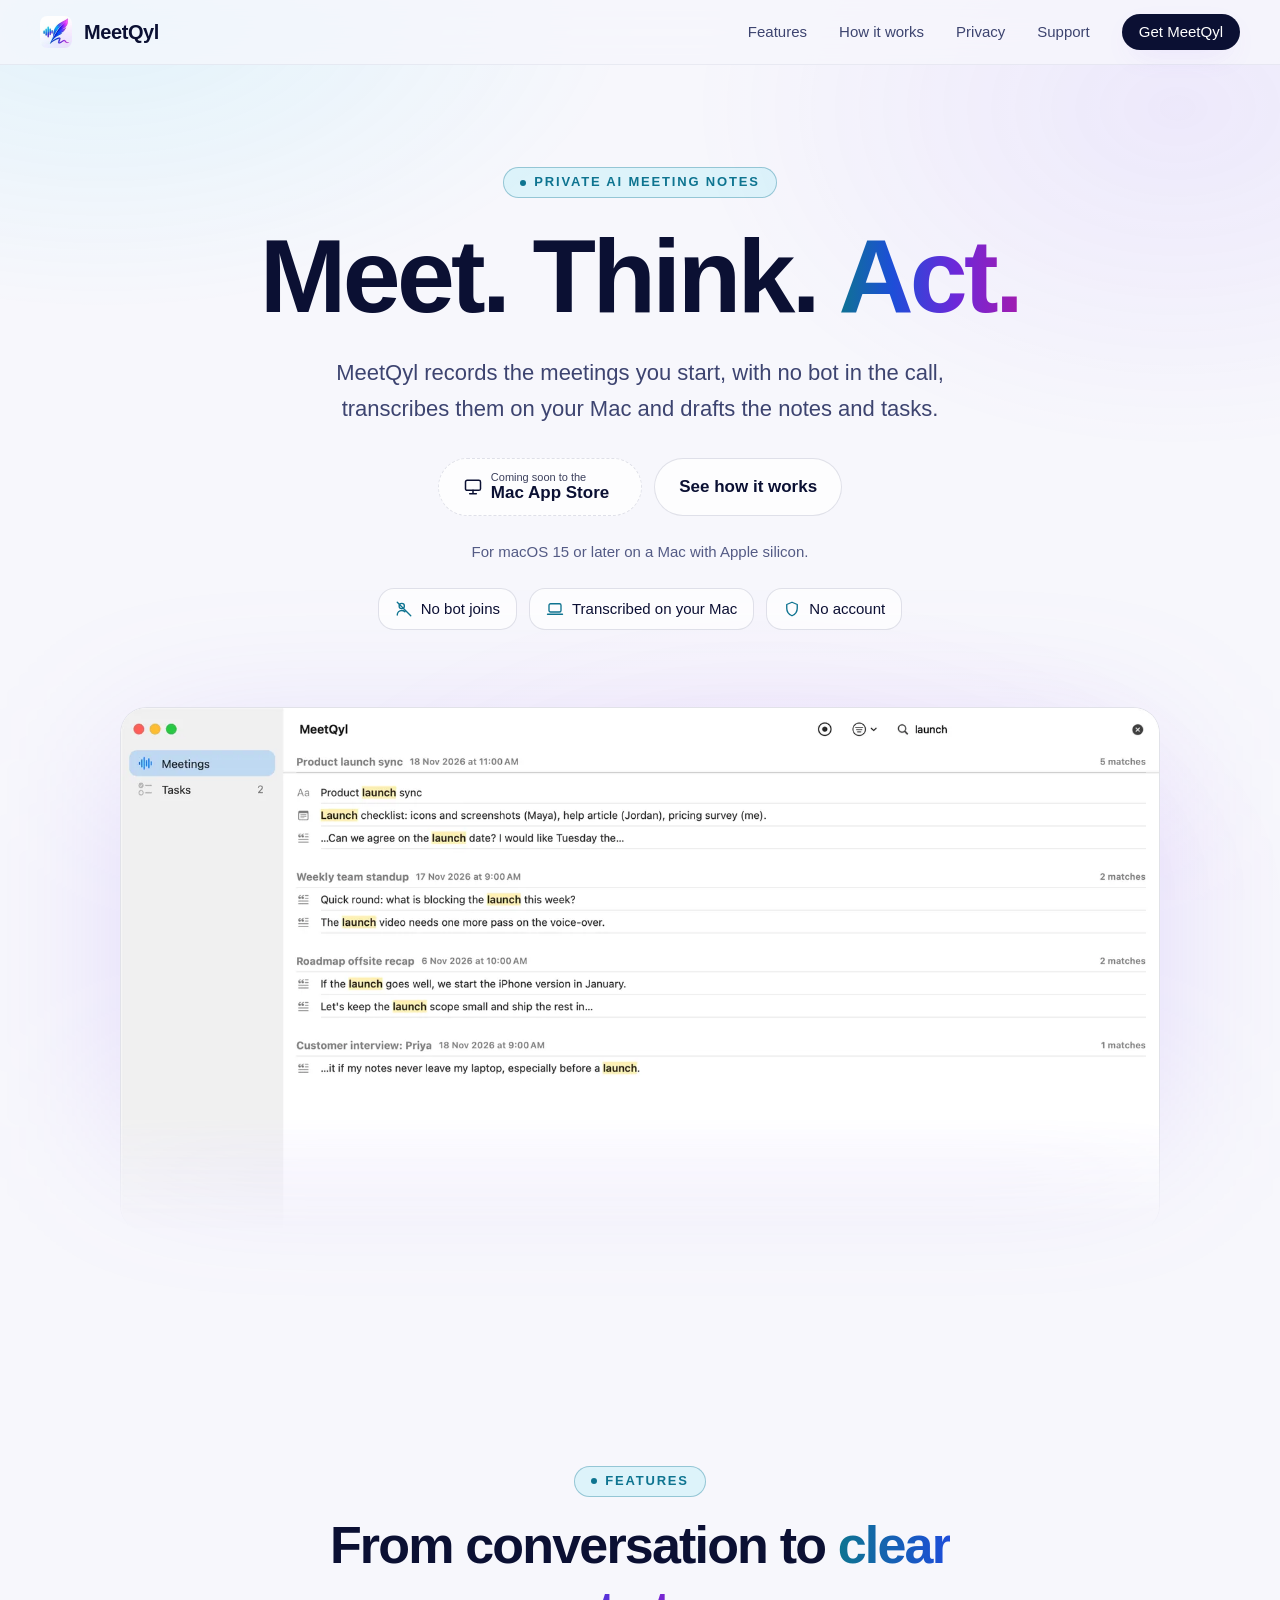
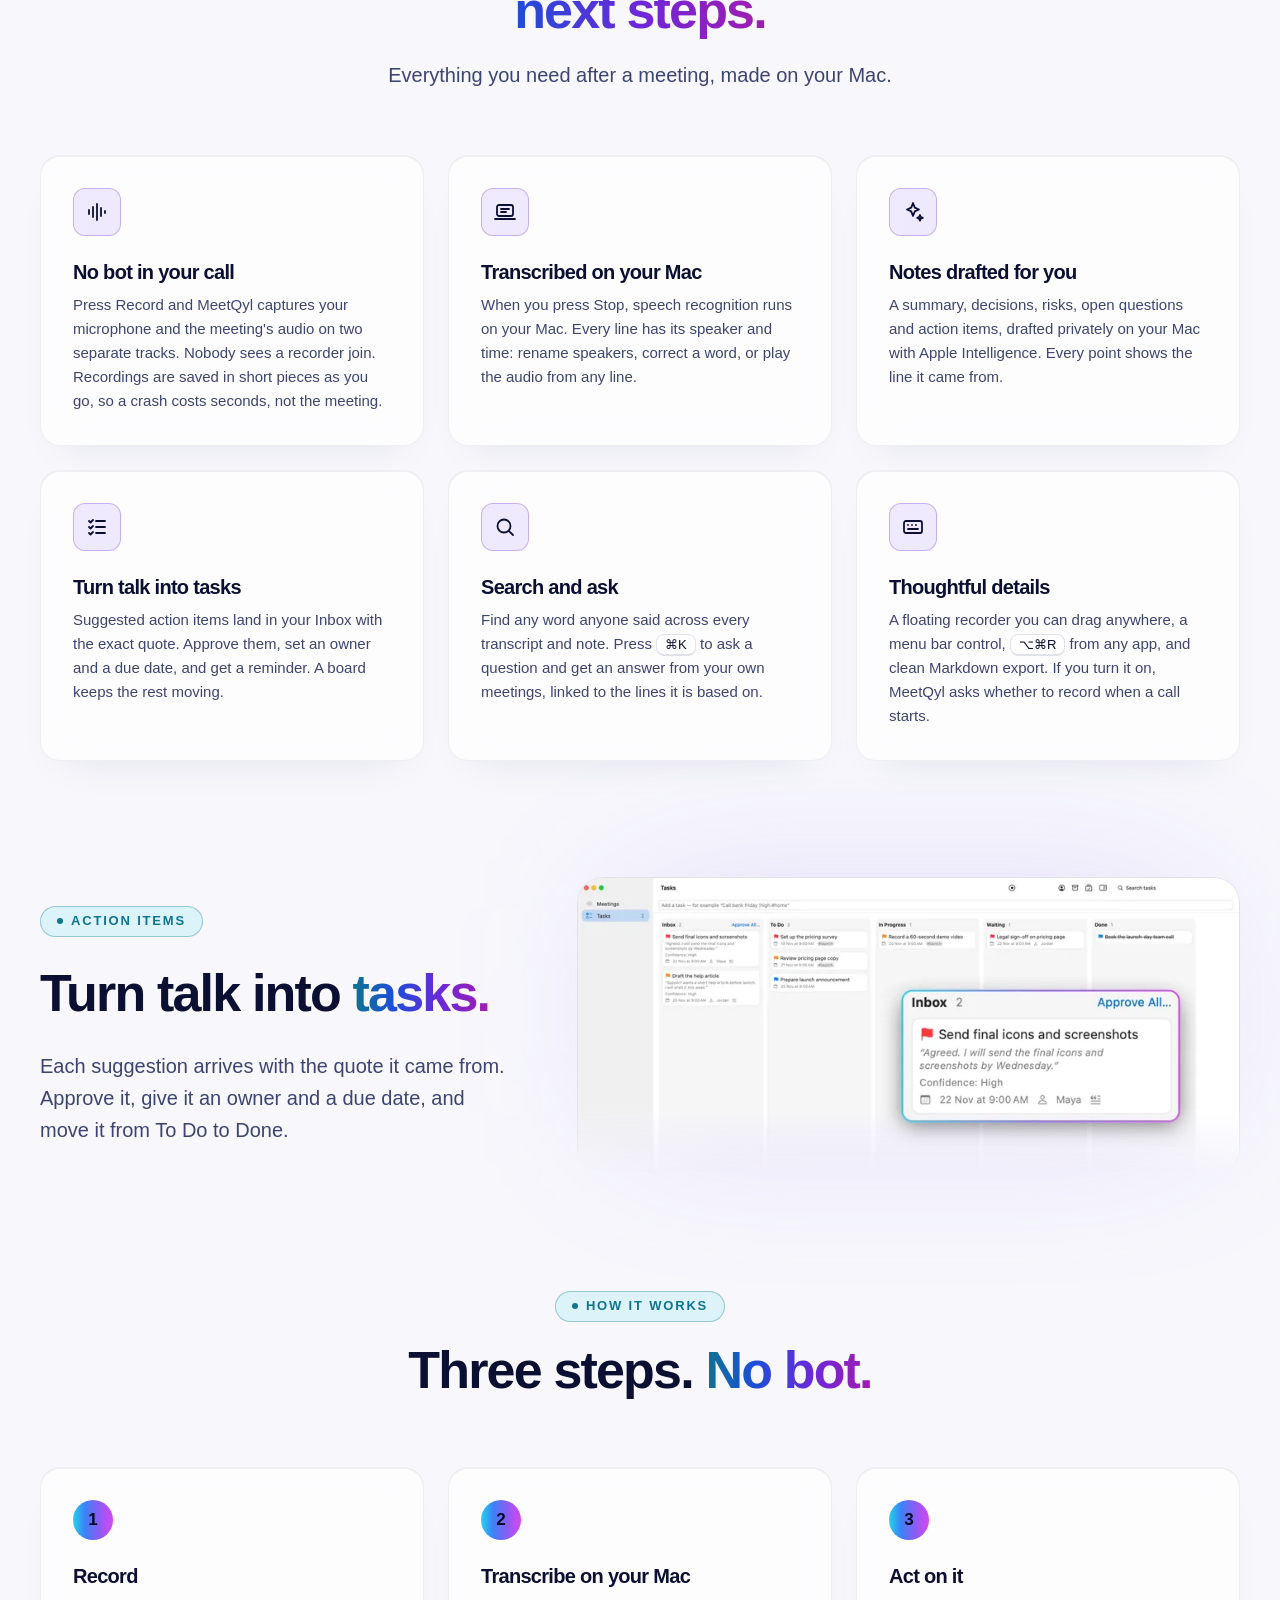
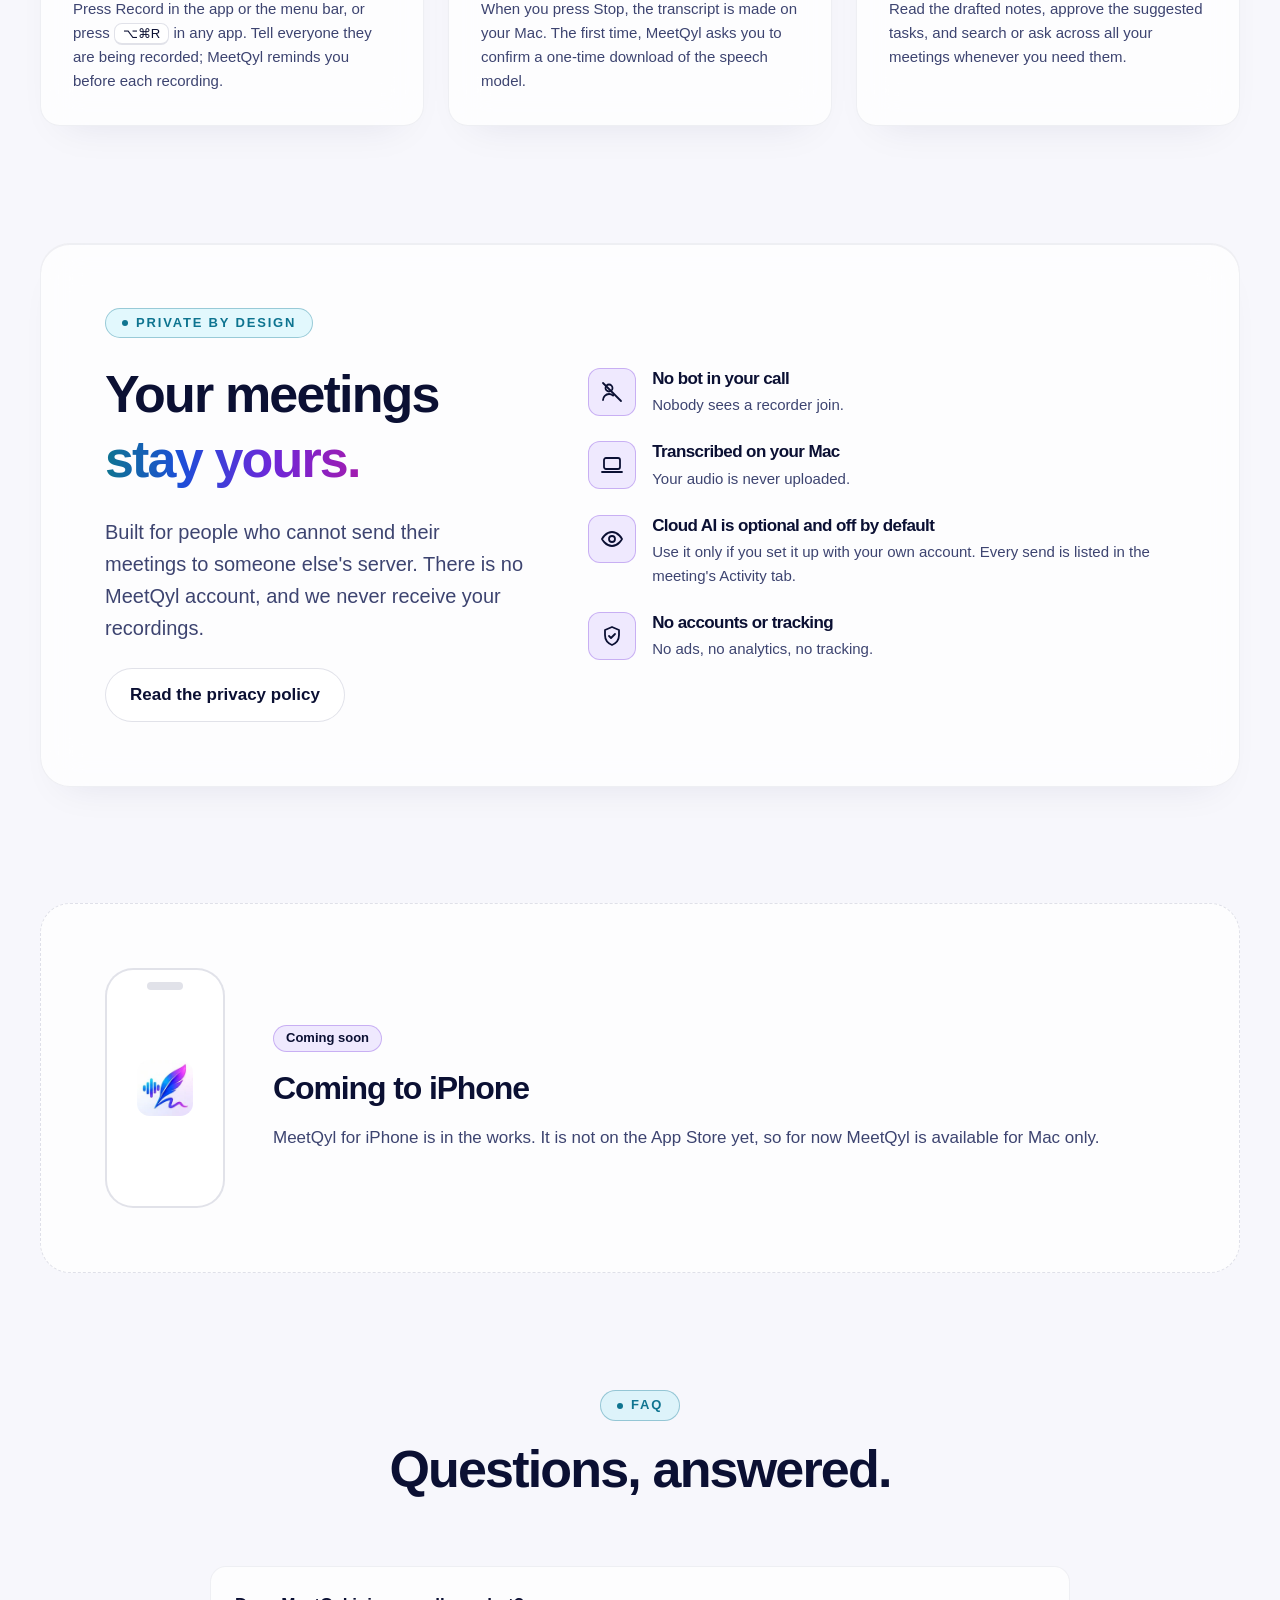
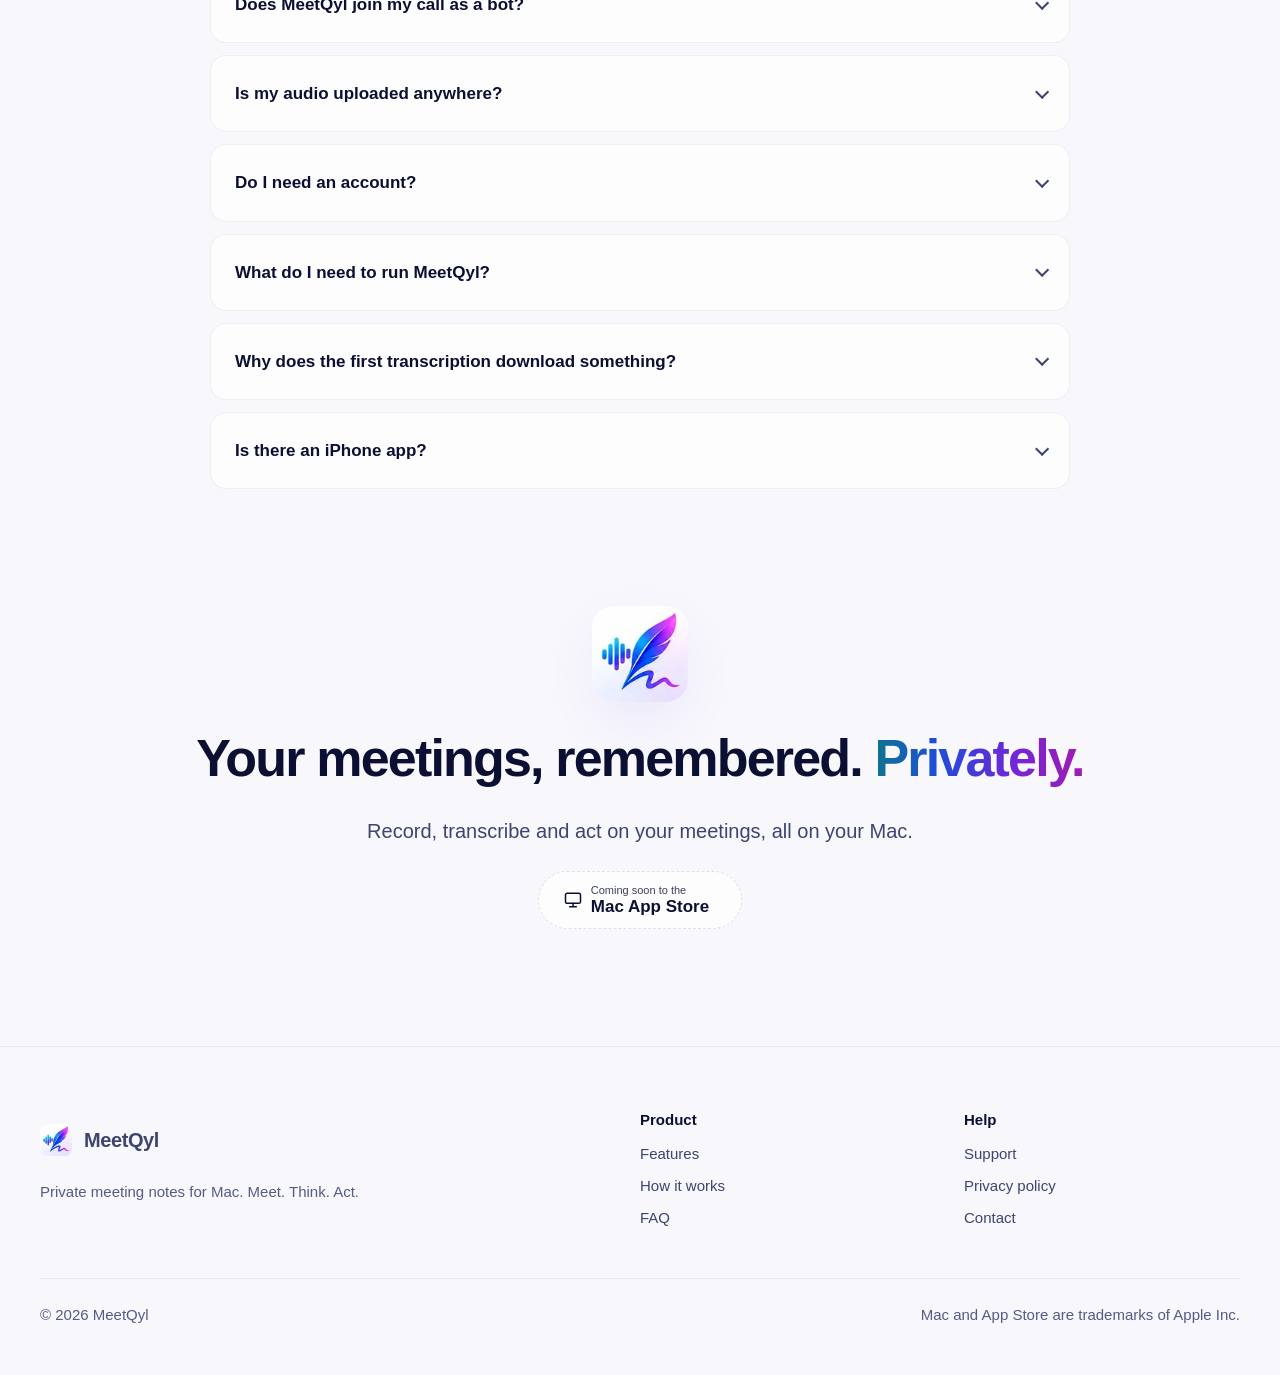
<file: index.html>
<!DOCTYPE html>
<html lang="en">
<head>
  <meta charset="utf-8">
  <meta name="viewport" content="width=device-width, initial-scale=1">
  <title>MeetQyl: Private meeting notes for Mac</title>
  <meta name="description" content="MeetQyl records the meetings you start with no bot in the call, transcribes them on your Mac and drafts notes and tasks. No account, no tracking.">
  <link rel="canonical" href="https://www.meetqyl.com/">

  <meta property="og:type" content="website">
  <meta property="og:site_name" content="MeetQyl">
  <meta property="og:url" content="https://www.meetqyl.com/">
  <meta property="og:title" content="MeetQyl: Private meeting notes for Mac">
  <meta property="og:description" content="Record meetings with no bot in the call. Transcribed on your Mac, turned into notes and tasks. No account, no tracking.">
  <meta property="og:image" content="https://www.meetqyl.com/assets/img/og-image.jpg">
  <meta property="og:image:width" content="1200">
  <meta property="og:image:height" content="630">
  <meta property="og:image:alt" content="MeetQyl search results across four meetings, under the headline Find any word anyone said.">
  <meta name="twitter:card" content="summary_large_image">
  <meta name="twitter:title" content="MeetQyl: Private meeting notes for Mac">
  <meta name="twitter:description" content="Record meetings with no bot in the call. Transcribed on your Mac, turned into notes and tasks. No account, no tracking.">
  <meta name="twitter:image" content="https://www.meetqyl.com/assets/img/og-image.jpg">
  <meta name="twitter:image:alt" content="MeetQyl search results across four meetings, under the headline Find any word anyone said.">

  <meta name="theme-color" content="#050A24" media="(prefers-color-scheme: dark)">
  <meta name="theme-color" content="#F7F7FC" media="(prefers-color-scheme: light)">
  <link rel="icon" href="favicon.ico" sizes="any">
  <link rel="icon" type="image/png" sizes="32x32" href="assets/img/favicon-32.png">
  <link rel="icon" type="image/png" sizes="192x192" href="assets/img/favicon-192.png">
  <link rel="apple-touch-icon" href="apple-touch-icon.png">

  <link rel="stylesheet" href="assets/css/styles.css">
  <script>document.documentElement.classList.add("js");</script>
  <script src="assets/js/main.js" defer></script>
</head>
<body>
  <a class="skip-link" href="#main">Skip to content</a>

  <header class="site-header">
    <nav class="nav container" aria-label="Main">
      <a class="brand" href="index.html" aria-label="MeetQyl home">
        <picture>
          <source srcset="assets/img/app-icon-light-64.webp" media="(prefers-color-scheme: light)">
          <img src="assets/img/app-icon-dark-64.webp" width="32" height="32" alt="">
        </picture>
        <span>MeetQyl</span>
      </a>
      <button class="nav-toggle" type="button" aria-expanded="false" aria-controls="nav-menu" aria-label="Open menu">
        <svg class="icon-open" viewBox="0 0 24 24" fill="none" stroke="currentColor" stroke-width="2" stroke-linecap="round" aria-hidden="true"><path d="M4 7h16M4 12h16M4 17h16"/></svg>
        <svg class="icon-close" viewBox="0 0 24 24" fill="none" stroke="currentColor" stroke-width="2" stroke-linecap="round" aria-hidden="true"><path d="M6 6l12 12M18 6L6 18"/></svg>
      </button>
      <div class="nav-menu" id="nav-menu">
        <ul class="nav-links">
          <li><a href="#features">Features</a></li>
          <li><a href="#how-it-works">How it works</a></li>
          <li><a href="#privacy">Privacy</a></li>
          <li><a href="support.html">Support</a></li>
          <li><a class="btn btn-primary btn-small" href="index.html#download">Get MeetQyl</a></li>
        </ul>
      </div>
    </nav>
  </header>

  <main id="main">
    <!-- Hero -->
    <section class="hero" aria-labelledby="hero-title">
      <div class="container">
        <div class="hero-copy">
          <span class="eyebrow">Private AI meeting notes</span>
          <h1 id="hero-title">Meet. Think. <span class="gradient-text">Act.</span></h1>
          <p class="lede">MeetQyl records the meetings you start, with no bot in the call, transcribes them on your Mac and drafts the notes and tasks.</p>
          <div class="hero-actions">
            <!-- App Store button: when the app is live, turn this span into a link to the App Store page (a tag, class btn btn-primary app-store-btn) and change "Coming soon to the" to "Download on the". -->
            <span class="btn btn-soon app-store-btn">
              <svg viewBox="0 0 24 24" fill="none" stroke="currentColor" stroke-width="1.8" stroke-linecap="round" stroke-linejoin="round" aria-hidden="true"><rect x="3" y="4" width="18" height="12" rx="2"/><path d="M8 20h8M12 16v4"/></svg>
              <span class="btn-label"><small>Coming soon to the</small><span>Mac App Store</span></span></span>
            <a class="btn btn-secondary" href="#how-it-works">See how it works</a>
          </div>
          <p class="hero-note">For macOS 15 or later on a Mac with Apple silicon.</p>
          <ul class="chips" aria-label="Highlights">
            <li class="chip">
              <svg viewBox="0 0 24 24" fill="none" stroke="currentColor" stroke-width="1.8" stroke-linecap="round" stroke-linejoin="round" aria-hidden="true"><circle cx="9" cy="8" r="3.5"/><path d="M3 20c0-3.3 2.7-6 6-6 1.6 0 3 .6 4.1 1.6M3 3l18 18"/></svg>
              No bot joins
            </li>
            <li class="chip">
              <svg viewBox="0 0 24 24" fill="none" stroke="currentColor" stroke-width="1.8" stroke-linecap="round" stroke-linejoin="round" aria-hidden="true"><rect x="4" y="5" width="16" height="11" rx="2"/><path d="M2 19h20"/></svg>
              Transcribed on your Mac
            </li>
            <li class="chip">
              <svg viewBox="0 0 24 24" fill="none" stroke="currentColor" stroke-width="1.8" stroke-linecap="round" stroke-linejoin="round" aria-hidden="true"><path d="M12 3l7 3v5c0 4.5-3 8.3-7 10-4-1.7-7-5.5-7-10V6l7-3z"/></svg>
              No account
            </li>
          </ul>
        </div>

        <figure class="hero-visual fade-wrap reveal">
          <div class="mac-window fade-bottom">
            <img src="assets/img/shot-search-1600.webp"
                 srcset="assets/img/shot-search-800.webp 800w, assets/img/shot-search-1600.webp 1600w"
                 sizes="(max-width: 1120px) 92vw, 1040px"
                 width="1600" height="807"
                 fetchpriority="high"
                 alt="The MeetQyl window showing a search for the word launch, with matching lines from four meetings grouped by meeting.">
          </div>
        </figure>
      </div>
    </section>

    <!-- Features -->
    <section class="section" id="features" aria-labelledby="features-title">
      <div class="container">
        <div class="section-head reveal">
          <span class="eyebrow">Features</span>
          <h2 id="features-title">From conversation to <span class="gradient-text">clear next steps.</span></h2>
          <p>Everything you need after a meeting, made on your Mac.</p>
        </div>

        <ul class="feature-grid">
          <li class="card reveal">
            <span class="icon-tile"><svg viewBox="0 0 24 24" fill="none" stroke="currentColor" stroke-width="1.8" stroke-linecap="round" stroke-linejoin="round" aria-hidden="true"><path d="M4 10v4M8 7v10M12 4v16M16 8v8M20 11v2"/></svg></span>
            <h3>No bot in your call</h3>
            <p>Press Record and MeetQyl captures your microphone and the meeting's audio on two separate tracks. Nobody sees a recorder join. Recordings are saved in short pieces as you go, so a crash costs seconds, not the meeting.</p>
          </li>
          <li class="card reveal reveal-delay-1">
            <span class="icon-tile"><svg viewBox="0 0 24 24" fill="none" stroke="currentColor" stroke-width="1.8" stroke-linecap="round" stroke-linejoin="round" aria-hidden="true"><rect x="4" y="5" width="16" height="11" rx="2"/><path d="M2 19h20M8 9h8M8 12h5"/></svg></span>
            <h3>Transcribed on your Mac</h3>
            <p>When you press Stop, speech recognition runs on your Mac. Every line has its speaker and time: rename speakers, correct a word, or play the audio from any line.</p>
          </li>
          <li class="card reveal reveal-delay-2">
            <span class="icon-tile"><svg viewBox="0 0 24 24" fill="none" stroke="currentColor" stroke-width="1.8" stroke-linecap="round" stroke-linejoin="round" aria-hidden="true"><path d="M12 3l1.8 4.6L18 9.5l-4.2 1.9L12 16l-1.8-4.6L6 9.5l4.2-1.9L12 3zM19 15l.8 2 2 .8-2 .8-.8 2-.8-2-2-.8 2-.8.8-2z"/></svg></span>
            <h3>Notes drafted for you</h3>
            <p>A summary, decisions, risks, open questions and action items, drafted privately on your Mac with Apple Intelligence. Every point shows the line it came from.</p>
          </li>
          <li class="card reveal">
            <span class="icon-tile"><svg viewBox="0 0 24 24" fill="none" stroke="currentColor" stroke-width="1.8" stroke-linecap="round" stroke-linejoin="round" aria-hidden="true"><path d="M4 6l1.5 1.5L8 5M4 12l1.5 1.5L8 11M4 18l1.5 1.5L8 17M11 6h9M11 12h9M11 18h9"/></svg></span>
            <h3>Turn talk into tasks</h3>
            <p>Suggested action items land in your Inbox with the exact quote. Approve them, set an owner and a due date, and get a reminder. A board keeps the rest moving.</p>
          </li>
          <li class="card reveal reveal-delay-1">
            <span class="icon-tile"><svg viewBox="0 0 24 24" fill="none" stroke="currentColor" stroke-width="1.8" stroke-linecap="round" stroke-linejoin="round" aria-hidden="true"><circle cx="11" cy="11" r="6.5"/><path d="M20 20l-4.2-4.2"/></svg></span>
            <h3>Search and ask</h3>
            <p>Find any word anyone said across every transcript and note. Press <kbd>⌘K</kbd> to ask a question and get an answer from your own meetings, linked to the lines it is based on.</p>
          </li>
          <li class="card reveal reveal-delay-2">
            <span class="icon-tile"><svg viewBox="0 0 24 24" fill="none" stroke="currentColor" stroke-width="1.8" stroke-linecap="round" stroke-linejoin="round" aria-hidden="true"><rect x="3" y="6" width="18" height="12" rx="2"/><path d="M7 10h.01M11 10h.01M15 10h.01M7 14h10"/></svg></span>
            <h3>Thoughtful details</h3>
            <p>A floating recorder you can drag anywhere, a menu bar control, <kbd>⌥⌘R</kbd> from any app, and clean Markdown export. If you turn it on, MeetQyl asks whether to record when a call starts.</p>
          </li>
        </ul>
      </div>
    </section>

    <!-- Showcase: tasks -->
    <section class="section" aria-labelledby="tasks-title">
      <div class="container showcase">
        <div class="showcase-copy reveal">
          <span class="eyebrow">Action items</span>
          <h2 id="tasks-title">Turn talk into <span class="gradient-text">tasks.</span></h2>
          <p>Each suggestion arrives with the quote it came from. Approve it, give it an owner and a due date, and move it from To Do to Done.</p>
        </div>
        <figure class="fade-wrap reveal reveal-delay-1">
          <div class="mac-window fade-bottom">
            <img src="assets/img/shot-tasks-1600.webp"
                 srcset="assets/img/shot-tasks-800.webp 800w, assets/img/shot-tasks-1600.webp 1600w"
                 sizes="(max-width: 1024px) 92vw, 680px"
                 width="1600" height="714"
                 loading="lazy" decoding="async"
                 alt="The MeetQyl task board with Inbox, To Do, In Progress, Waiting and Done columns. An enlarged Inbox card shows a suggested task with the quote it came from.">
          </div>
        </figure>
      </div>
    </section>

    <!-- How it works -->
    <section class="section" id="how-it-works" aria-labelledby="how-title">
      <div class="container">
        <div class="section-head reveal">
          <span class="eyebrow">How it works</span>
          <h2 id="how-title">Three steps. <span class="gradient-text">No bot.</span></h2>
        </div>
        <ol class="steps">
          <li class="card step reveal">
            <span class="step-number" aria-hidden="true"></span>
            <h3>Record</h3>
            <p>Press Record in the app or the menu bar, or press <kbd>⌥⌘R</kbd> in any app. Tell everyone they are being recorded; MeetQyl reminds you before each recording.</p>
          </li>
          <li class="card step reveal reveal-delay-1">
            <span class="step-number" aria-hidden="true"></span>
            <h3>Transcribe on your Mac</h3>
            <p>When you press Stop, the transcript is made on your Mac. The first time, MeetQyl asks you to confirm a one-time download of the speech model.</p>
          </li>
          <li class="card step reveal reveal-delay-2">
            <span class="step-number" aria-hidden="true"></span>
            <h3>Act on it</h3>
            <p>Read the drafted notes, approve the suggested tasks, and search or ask across all your meetings whenever you need them.</p>
          </li>
        </ol>
      </div>
    </section>

    <!-- Privacy highlight -->
    <section class="section" id="privacy" aria-labelledby="privacy-title">
      <div class="container">
        <div class="privacy-panel reveal">
          <div class="intro">
            <span class="eyebrow">Private by design</span>
            <h2 id="privacy-title">Your meetings <span class="gradient-text">stay yours.</span></h2>
            <p>Built for people who cannot send their meetings to someone else's server. There is no MeetQyl account, and we never receive your recordings.</p>
            <a class="btn btn-secondary" href="privacy.html">Read the privacy policy</a>
          </div>
          <ul class="promise-list">
            <li class="promise">
              <span class="icon-tile"><svg viewBox="0 0 24 24" fill="none" stroke="currentColor" stroke-width="1.8" stroke-linecap="round" stroke-linejoin="round" aria-hidden="true"><circle cx="9" cy="8" r="3.5"/><path d="M3 20c0-3.3 2.7-6 6-6 1.6 0 3 .6 4.1 1.6M3 3l18 18"/></svg></span>
              <div><h3>No bot in your call</h3><p>Nobody sees a recorder join.</p></div>
            </li>
            <li class="promise">
              <span class="icon-tile"><svg viewBox="0 0 24 24" fill="none" stroke="currentColor" stroke-width="1.8" stroke-linecap="round" stroke-linejoin="round" aria-hidden="true"><rect x="4" y="5" width="16" height="11" rx="2"/><path d="M2 19h20"/></svg></span>
              <div><h3>Transcribed on your Mac</h3><p>Your audio is never uploaded.</p></div>
            </li>
            <li class="promise">
              <span class="icon-tile"><svg viewBox="0 0 24 24" fill="none" stroke="currentColor" stroke-width="1.8" stroke-linecap="round" stroke-linejoin="round" aria-hidden="true"><path d="M2 12s3.6-7 10-7 10 7 10 7-3.6 7-10 7S2 12 2 12z"/><circle cx="12" cy="12" r="3"/></svg></span>
              <div><h3>Cloud AI is optional and off by default</h3><p>Use it only if you set it up with your own account. Every send is listed in the meeting's Activity tab.</p></div>
            </li>
            <li class="promise">
              <span class="icon-tile"><svg viewBox="0 0 24 24" fill="none" stroke="currentColor" stroke-width="1.8" stroke-linecap="round" stroke-linejoin="round" aria-hidden="true"><path d="M12 3l7 3v5c0 4.5-3 8.3-7 10-4-1.7-7-5.5-7-10V6l7-3z"/><path d="M9 12l2 2 4-4"/></svg></span>
              <div><h3>No accounts or tracking</h3><p>No ads, no analytics, no tracking.</p></div>
            </li>
          </ul>
        </div>
      </div>
    </section>

    <!-- Coming to iPhone (teaser only: no link, no download) -->
    <section class="section" aria-labelledby="iphone-title">
      <div class="container">
        <div class="teaser reveal">
          <div class="phone-outline" aria-hidden="true">
            <picture>
              <source srcset="assets/img/app-icon-light-128.webp" media="(prefers-color-scheme: light)">
              <img src="assets/img/app-icon-dark-128.webp" width="56" height="56" alt="" loading="lazy" decoding="async">
            </picture>
          </div>
          <div class="teaser-copy">
            <span class="status-label">Coming soon</span>
            <h2 id="iphone-title">Coming to iPhone</h2>
            <p>MeetQyl for iPhone is in the works. It is not on the App Store yet, so for now MeetQyl is available for Mac only.</p>
          </div>
        </div>
      </div>
    </section>

    <!-- FAQ -->
    <section class="section" id="faq" aria-labelledby="faq-title">
      <div class="container">
        <div class="section-head reveal">
          <span class="eyebrow">FAQ</span>
          <h2 id="faq-title">Questions, answered.</h2>
        </div>
        <div class="faq reveal">
          <details>
            <summary>Does MeetQyl join my call as a bot?</summary>
            <div class="answer"><p>No. MeetQyl records your microphone and the meeting's audio on your Mac. Nobody in the call sees a recorder join. Tell the people in the meeting that you are recording: laws differ by place.</p></div>
          </details>
          <details>
            <summary>Is my audio uploaded anywhere?</summary>
            <div class="answer"><p>No. Transcription runs on your Mac, and audio is never sent to a cloud AI provider. If you choose to connect a cloud AI provider with your own account, MeetQyl sends meeting text to it only when you press Send, or after each transcription if you allowed automatic analysis for that provider.</p></div>
          </details>
          <details>
            <summary>Do I need an account?</summary>
            <div class="answer"><p>No. There is no MeetQyl account. Cloud AI is optional; if you want it, you connect your own account with a supported AI provider.</p></div>
          </details>
          <details>
            <summary>What do I need to run MeetQyl?</summary>
            <div class="answer"><p>macOS 15 or later on a Mac with Apple silicon. Notes and Ask MeetQyl need Apple Intelligence or your own cloud AI account. Transcription is in English.</p></div>
          </details>
          <details>
            <summary>Why does the first transcription download something?</summary>
            <div class="answer"><p>Transcription runs on your Mac with a speech model of a few hundred MB. MeetQyl asks you to confirm before it downloads it once. No recording or transcript is sent.</p></div>
          </details>
          <details>
            <summary>Is there an iPhone app?</summary>
            <div class="answer"><p>Not yet. MeetQyl for iPhone is coming, but it is not available today. MeetQyl is currently for Mac only.</p></div>
          </details>
        </div>
      </div>
    </section>

    <!-- Final CTA -->
    <section class="section" id="download" aria-labelledby="cta-title">
      <div class="container cta-band reveal">
        <picture>
          <source srcset="assets/img/app-icon-light-128.webp" media="(prefers-color-scheme: light)">
          <img src="assets/img/app-icon-dark-128.webp" width="96" height="96" alt="MeetQyl app icon" loading="lazy" decoding="async">
        </picture>
        <h2 id="cta-title">Your meetings, remembered. <span class="gradient-text">Privately.</span></h2>
        <p>Record, transcribe and act on your meetings, all on your Mac.</p>
        <!-- App Store button: when the app is live, turn this span into a link to the App Store page (a tag, class btn btn-primary app-store-btn) and change "Coming soon to the" to "Download on the". -->
            <span class="btn btn-soon app-store-btn">
          <svg viewBox="0 0 24 24" fill="none" stroke="currentColor" stroke-width="1.8" stroke-linecap="round" stroke-linejoin="round" aria-hidden="true"><rect x="3" y="4" width="18" height="12" rx="2"/><path d="M8 20h8M12 16v4"/></svg>
          <span class="btn-label"><small>Coming soon to the</small><span>Mac App Store</span></span></span>
      </div>
    </section>
  </main>

  <footer class="site-footer">
    <div class="container">
      <div class="footer-grid">
        <div class="footer-brand">
          <a class="brand" href="index.html" aria-label="MeetQyl home">
            <picture>
              <source srcset="assets/img/app-icon-light-64.webp" media="(prefers-color-scheme: light)">
              <img src="assets/img/app-icon-dark-64.webp" width="32" height="32" alt="" loading="lazy" decoding="async">
            </picture>
            <span>MeetQyl</span>
          </a>
          <p>Private meeting notes for Mac. Meet. Think. Act.</p>
        </div>
        <div>
          <h2>Product</h2>
          <ul>
            <li><a href="#features">Features</a></li>
            <li><a href="#how-it-works">How it works</a></li>
            <li><a href="#faq">FAQ</a></li>
          </ul>
        </div>
        <div>
          <h2>Help</h2>
          <ul>
            <li><a href="support.html">Support</a></li>
            <li><a href="privacy.html">Privacy policy</a></li>
            <li><a href="mailto:ntwrkplus@gmail.com">Contact</a></li>
          </ul>
        </div>
      </div>
      <div class="footer-bottom">
        <p>© 2026 MeetQyl</p>
        <p>Mac and App Store are trademarks of Apple Inc.</p>
      </div>
    </div>
  </footer>
</body>
</html>
</file>
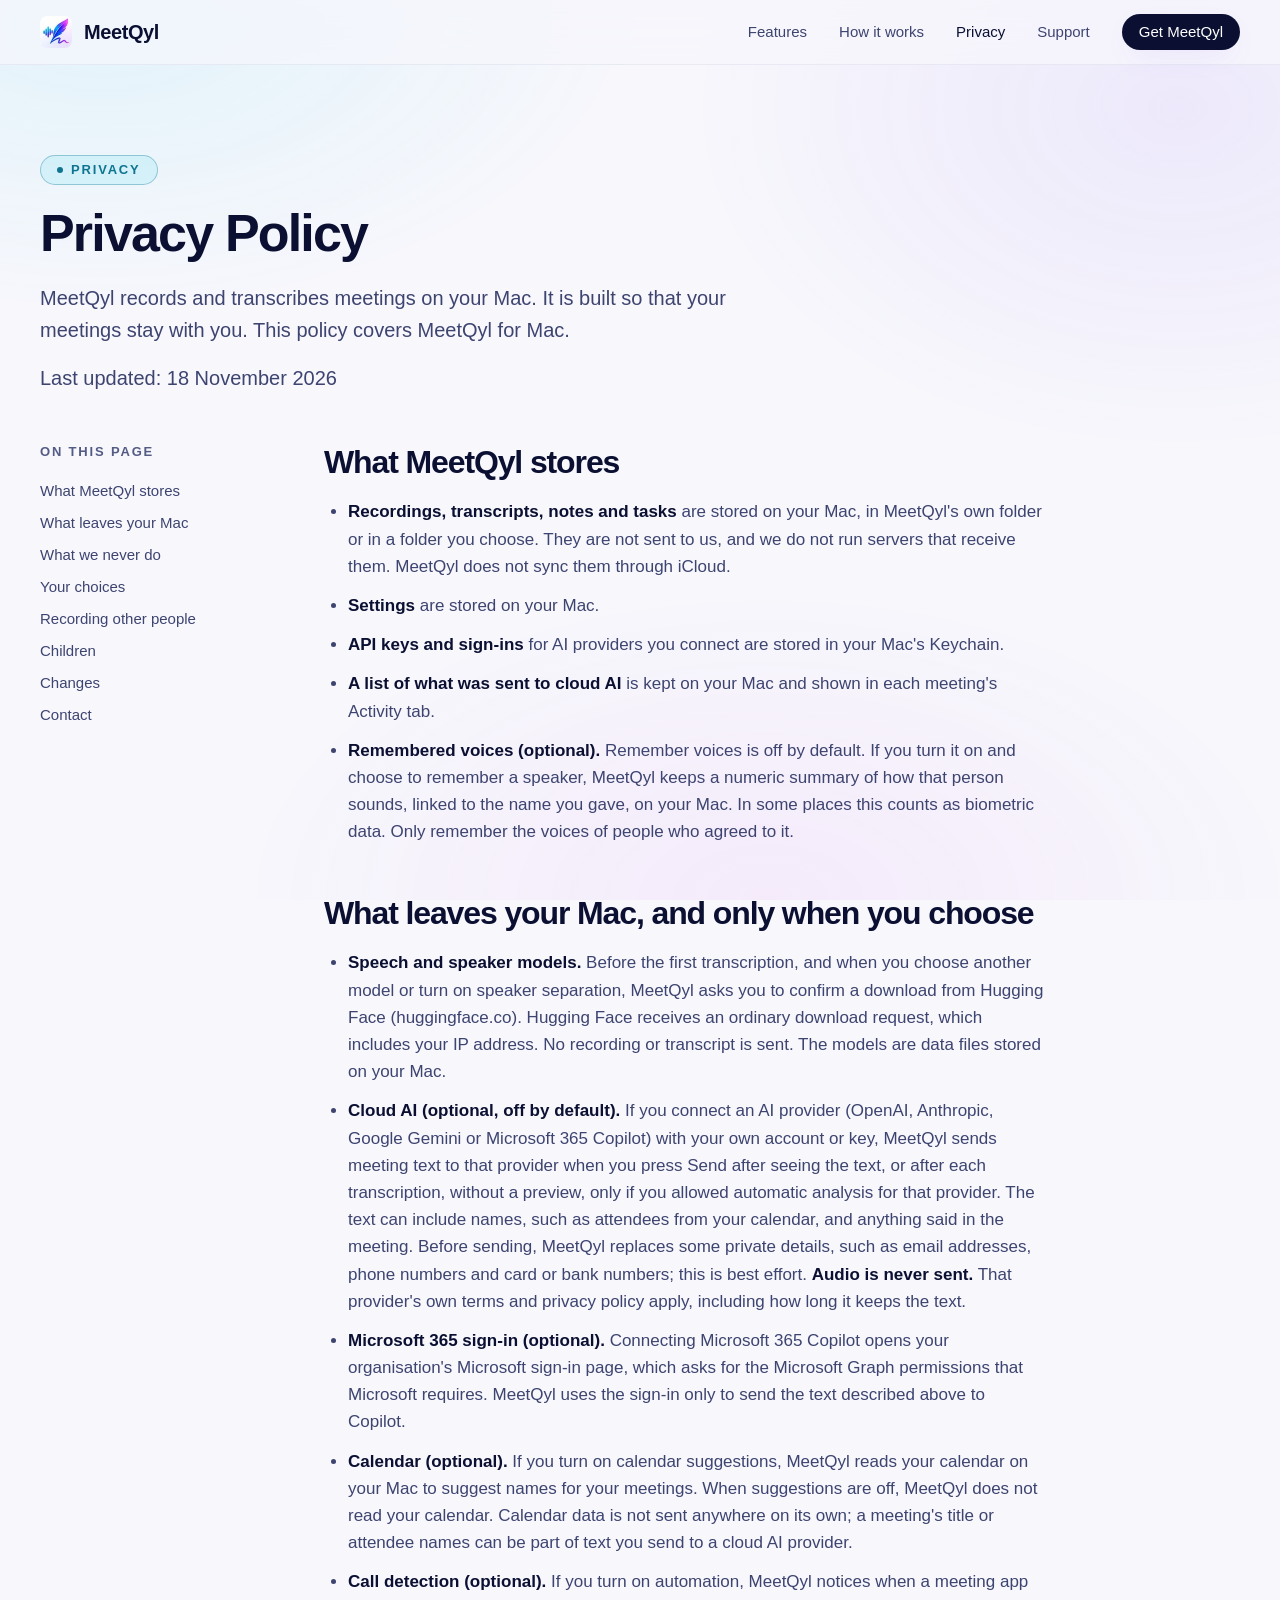
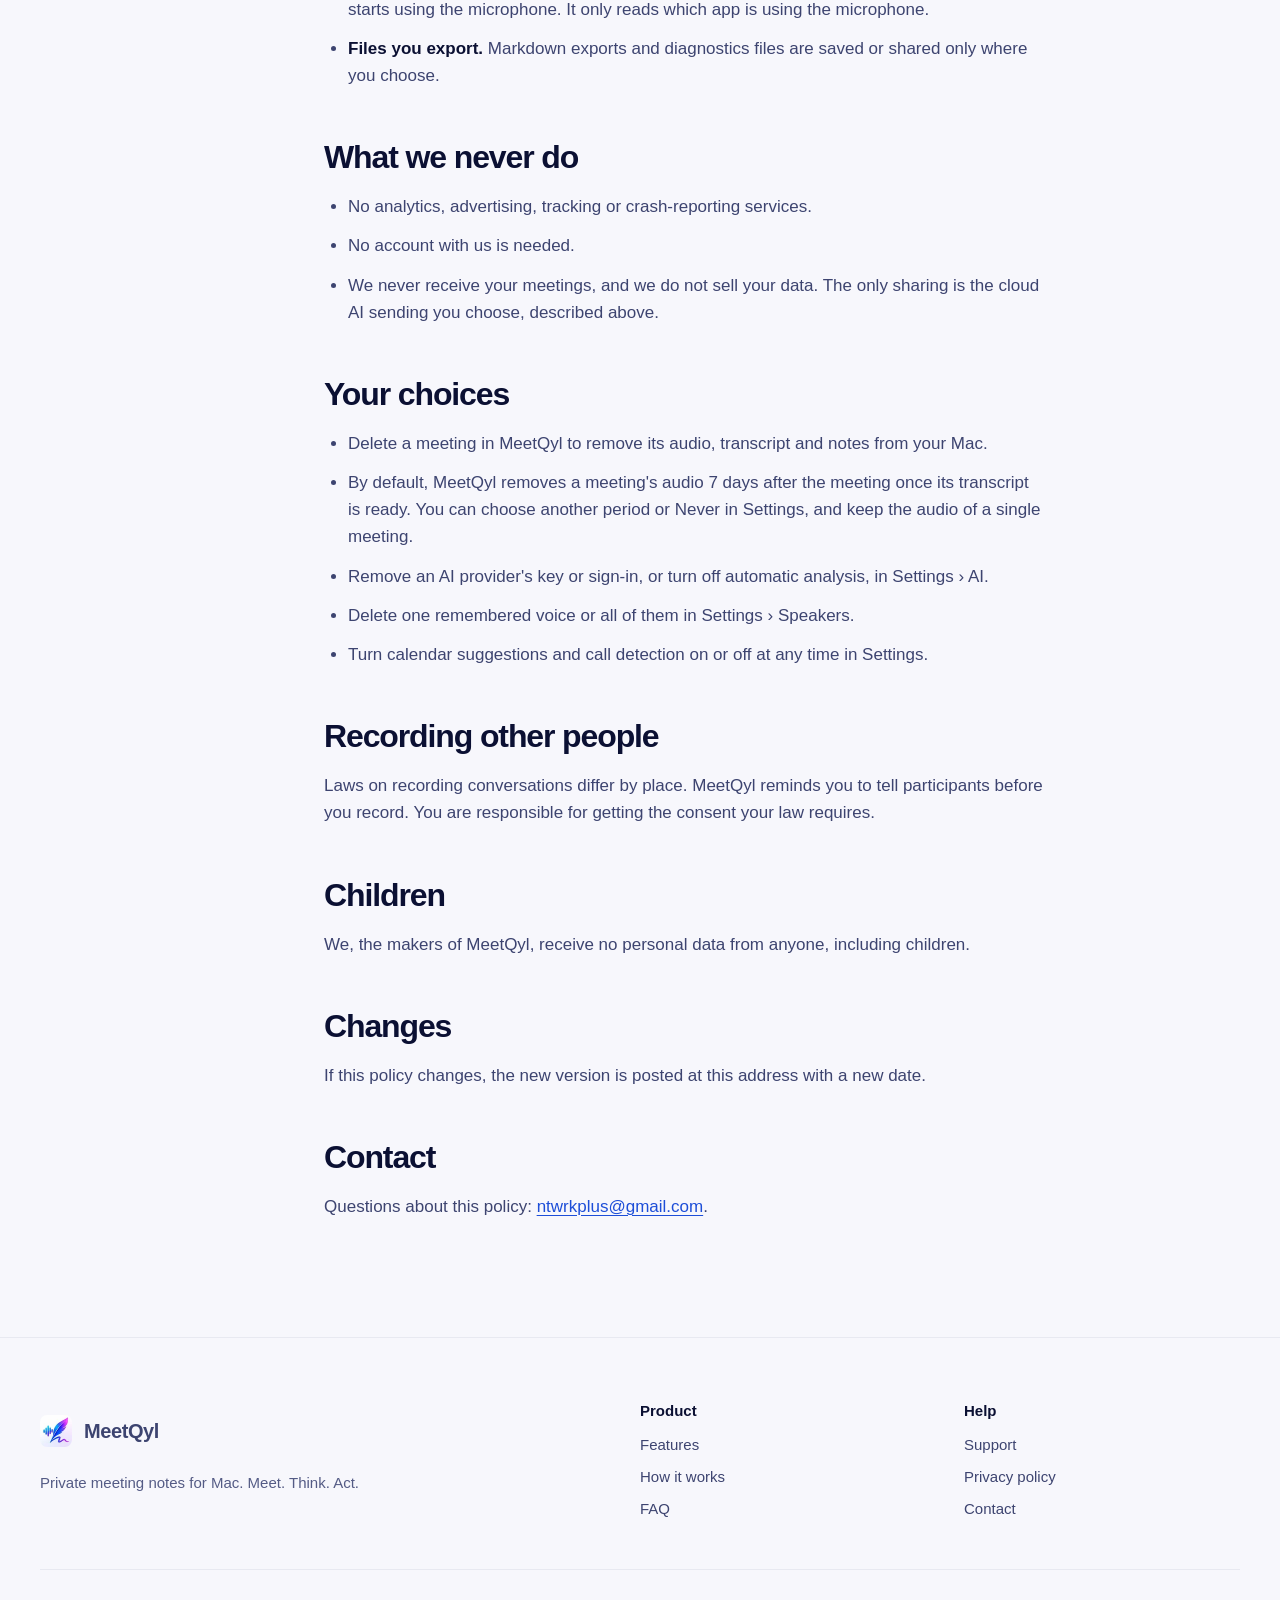
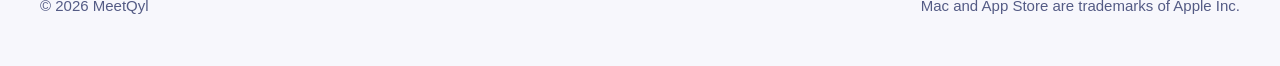
<file: privacy.html>
<!DOCTYPE html>
<html lang="en">
<head>
  <meta charset="utf-8">
  <meta name="viewport" content="width=device-width, initial-scale=1">
  <title>Privacy Policy · MeetQyl</title>
  <meta name="description" content="How MeetQyl for Mac handles your recordings, transcripts and settings: what stays on your Mac, what leaves it only when you choose, and what we never do.">
  <link rel="canonical" href="https://www.meetqyl.com/privacy.html">

  <meta property="og:type" content="website">
  <meta property="og:site_name" content="MeetQyl">
  <meta property="og:url" content="https://www.meetqyl.com/privacy.html">
  <meta property="og:title" content="MeetQyl Privacy Policy">
  <meta property="og:description" content="What stays on your Mac, what leaves it only when you choose, and what we never do.">
  <meta property="og:image" content="https://www.meetqyl.com/assets/img/og-image.jpg">
  <meta property="og:image:width" content="1200">
  <meta property="og:image:height" content="630">
  <meta property="og:image:alt" content="MeetQyl search results across four meetings, under the headline Find any word anyone said.">
  <meta name="twitter:card" content="summary_large_image">
  <meta name="twitter:title" content="MeetQyl Privacy Policy">
  <meta name="twitter:description" content="What stays on your Mac, what leaves it only when you choose, and what we never do.">
  <meta name="twitter:image" content="https://www.meetqyl.com/assets/img/og-image.jpg">
  <meta name="twitter:image:alt" content="MeetQyl search results across four meetings, under the headline Find any word anyone said.">

  <meta name="theme-color" content="#050A24" media="(prefers-color-scheme: dark)">
  <meta name="theme-color" content="#F7F7FC" media="(prefers-color-scheme: light)">
  <link rel="icon" href="favicon.ico" sizes="any">
  <link rel="icon" type="image/png" sizes="32x32" href="assets/img/favicon-32.png">
  <link rel="icon" type="image/png" sizes="192x192" href="assets/img/favicon-192.png">
  <link rel="apple-touch-icon" href="apple-touch-icon.png">

  <link rel="stylesheet" href="assets/css/styles.css">
  <script>document.documentElement.classList.add("js");</script>
  <script src="assets/js/main.js" defer></script>
</head>
<body>
  <a class="skip-link" href="#main">Skip to content</a>

  <header class="site-header">
    <nav class="nav container" aria-label="Main">
      <a class="brand" href="index.html" aria-label="MeetQyl home">
        <picture>
          <source srcset="assets/img/app-icon-light-64.webp" media="(prefers-color-scheme: light)">
          <img src="assets/img/app-icon-dark-64.webp" width="32" height="32" alt="">
        </picture>
        <span>MeetQyl</span>
      </a>
      <button class="nav-toggle" type="button" aria-expanded="false" aria-controls="nav-menu" aria-label="Open menu">
        <svg class="icon-open" viewBox="0 0 24 24" fill="none" stroke="currentColor" stroke-width="2" stroke-linecap="round" aria-hidden="true"><path d="M4 7h16M4 12h16M4 17h16"/></svg>
        <svg class="icon-close" viewBox="0 0 24 24" fill="none" stroke="currentColor" stroke-width="2" stroke-linecap="round" aria-hidden="true"><path d="M6 6l12 12M18 6L6 18"/></svg>
      </button>
      <div class="nav-menu" id="nav-menu">
        <ul class="nav-links">
          <li><a href="index.html#features">Features</a></li>
          <li><a href="index.html#how-it-works">How it works</a></li>
          <li><a href="privacy.html" aria-current="page">Privacy</a></li>
          <li><a href="support.html">Support</a></li>
          <li><a class="btn btn-primary btn-small" href="index.html#download">Get MeetQyl</a></li>
        </ul>
      </div>
    </nav>
  </header>

  <main id="main">
    <section class="doc-hero" aria-labelledby="page-title">
      <div class="container">
        <span class="eyebrow">Privacy</span>
        <h1 id="page-title">Privacy Policy</h1>
        <p>MeetQyl records and transcribes meetings on your Mac. It is built so that your meetings stay with you. This policy covers MeetQyl for Mac.</p>
        <p class="updated">Last updated: <time datetime="2026-11-18">18 November 2026</time></p>
      </div>
    </section>

    <div class="container doc-layout">
      <nav class="toc" aria-label="On this page">
        <p>On this page</p>
        <ul>
          <li><a href="#stored">What MeetQyl stores</a></li>
          <li><a href="#leaves">What leaves your Mac</a></li>
          <li><a href="#never">What we never do</a></li>
          <li><a href="#choices">Your choices</a></li>
          <li><a href="#recording-others">Recording other people</a></li>
          <li><a href="#children">Children</a></li>
          <li><a href="#changes">Changes</a></li>
          <li><a href="#contact">Contact</a></li>
        </ul>
      </nav>

      <article class="prose">
        <section id="stored" aria-labelledby="stored-title">
          <h2 id="stored-title">What MeetQyl stores</h2>
          <ul>
            <li><strong>Recordings, transcripts, notes and tasks</strong> are stored on your Mac, in MeetQyl's own folder or in a folder you choose. They are not sent to us, and we do not run servers that receive them. MeetQyl does not sync them through iCloud.</li>
            <li><strong>Settings</strong> are stored on your Mac.</li>
            <li><strong>API keys and sign-ins</strong> for AI providers you connect are stored in your Mac's Keychain.</li>
            <li><strong>A list of what was sent to cloud AI</strong> is kept on your Mac and shown in each meeting's Activity tab.</li>
            <li><strong>Remembered voices (optional).</strong> Remember voices is off by default. If you turn it on and choose to remember a speaker, MeetQyl keeps a numeric summary of how that person sounds, linked to the name you gave, on your Mac. In some places this counts as biometric data. Only remember the voices of people who agreed to it.</li>
          </ul>
        </section>

        <section id="leaves" aria-labelledby="leaves-title">
          <h2 id="leaves-title">What leaves your Mac, and only when you choose</h2>
          <ul>
            <li><strong>Speech and speaker models.</strong> Before the first transcription, and when you choose another model or turn on speaker separation, MeetQyl asks you to confirm a download from Hugging Face (huggingface.co). Hugging Face receives an ordinary download request, which includes your IP address. No recording or transcript is sent. The models are data files stored on your Mac.</li>
            <li><strong>Cloud AI (optional, off by default).</strong> If you connect an AI provider (OpenAI, Anthropic, Google Gemini or Microsoft 365 Copilot) with your own account or key, MeetQyl sends meeting text to that provider when you press Send after seeing the text, or after each transcription, without a preview, only if you allowed automatic analysis for that provider. The text can include names, such as attendees from your calendar, and anything said in the meeting. Before sending, MeetQyl replaces some private details, such as email addresses, phone numbers and card or bank numbers; this is best effort. <strong>Audio is never sent.</strong> That provider's own terms and privacy policy apply, including how long it keeps the text.</li>
            <li><strong>Microsoft 365 sign-in (optional).</strong> Connecting Microsoft 365 Copilot opens your organisation's Microsoft sign-in page, which asks for the Microsoft Graph permissions that Microsoft requires. MeetQyl uses the sign-in only to send the text described above to Copilot.</li>
            <li><strong>Calendar (optional).</strong> If you turn on calendar suggestions, MeetQyl reads your calendar on your Mac to suggest names for your meetings. When suggestions are off, MeetQyl does not read your calendar. Calendar data is not sent anywhere on its own; a meeting's title or attendee names can be part of text you send to a cloud AI provider.</li>
            <li><strong>Call detection (optional).</strong> If you turn on automation, MeetQyl notices when a meeting app starts using the microphone. It only reads which app is using the microphone.</li>
            <li><strong>Files you export.</strong> Markdown exports and diagnostics files are saved or shared only where you choose.</li>
          </ul>
        </section>

        <section id="never" aria-labelledby="never-title">
          <h2 id="never-title">What we never do</h2>
          <ul>
            <li>No analytics, advertising, tracking or crash-reporting services.</li>
            <li>No account with us is needed.</li>
            <li>We never receive your meetings, and we do not sell your data. The only sharing is the cloud AI sending you choose, described above.</li>
          </ul>
        </section>

        <section id="choices" aria-labelledby="choices-title">
          <h2 id="choices-title">Your choices</h2>
          <ul>
            <li>Delete a meeting in MeetQyl to remove its audio, transcript and notes from your Mac.</li>
            <li>By default, MeetQyl removes a meeting's audio 7 days after the meeting once its transcript is ready. You can choose another period or Never in Settings, and keep the audio of a single meeting.</li>
            <li>Remove an AI provider's key or sign-in, or turn off automatic analysis, in Settings › AI.</li>
            <li>Delete one remembered voice or all of them in Settings › Speakers.</li>
            <li>Turn calendar suggestions and call detection on or off at any time in Settings.</li>
          </ul>
        </section>

        <section id="recording-others" aria-labelledby="recording-others-title">
          <h2 id="recording-others-title">Recording other people</h2>
          <p>Laws on recording conversations differ by place. MeetQyl reminds you to tell participants before you record. You are responsible for getting the consent your law requires.</p>
        </section>

        <section id="children" aria-labelledby="children-title">
          <h2 id="children-title">Children</h2>
          <p>We, the makers of MeetQyl, receive no personal data from anyone, including children.</p>
        </section>

        <section id="changes" aria-labelledby="changes-title">
          <h2 id="changes-title">Changes</h2>
          <p>If this policy changes, the new version is posted at this address with a new date.</p>
        </section>

        <section id="contact" aria-labelledby="contact-title">
          <h2 id="contact-title">Contact</h2>
          <p>Questions about this policy: <a href="mailto:ntwrkplus@gmail.com">ntwrkplus@gmail.com</a>.</p>
        </section>
      </article>
    </div>
  </main>

  <footer class="site-footer">
    <div class="container">
      <div class="footer-grid">
        <div class="footer-brand">
          <a class="brand" href="index.html" aria-label="MeetQyl home">
            <picture>
              <source srcset="assets/img/app-icon-light-64.webp" media="(prefers-color-scheme: light)">
              <img src="assets/img/app-icon-dark-64.webp" width="32" height="32" alt="" loading="lazy" decoding="async">
            </picture>
            <span>MeetQyl</span>
          </a>
          <p>Private meeting notes for Mac. Meet. Think. Act.</p>
        </div>
        <div>
          <h2>Product</h2>
          <ul>
            <li><a href="index.html#features">Features</a></li>
            <li><a href="index.html#how-it-works">How it works</a></li>
            <li><a href="index.html#faq">FAQ</a></li>
          </ul>
        </div>
        <div>
          <h2>Help</h2>
          <ul>
            <li><a href="support.html">Support</a></li>
            <li><a href="privacy.html" aria-current="page">Privacy policy</a></li>
            <li><a href="mailto:ntwrkplus@gmail.com">Contact</a></li>
          </ul>
        </div>
      </div>
      <div class="footer-bottom">
        <p>© 2026 MeetQyl</p>
        <p>Mac and App Store are trademarks of Apple Inc.</p>
      </div>
    </div>
  </footer>
</body>
</html>
</file>
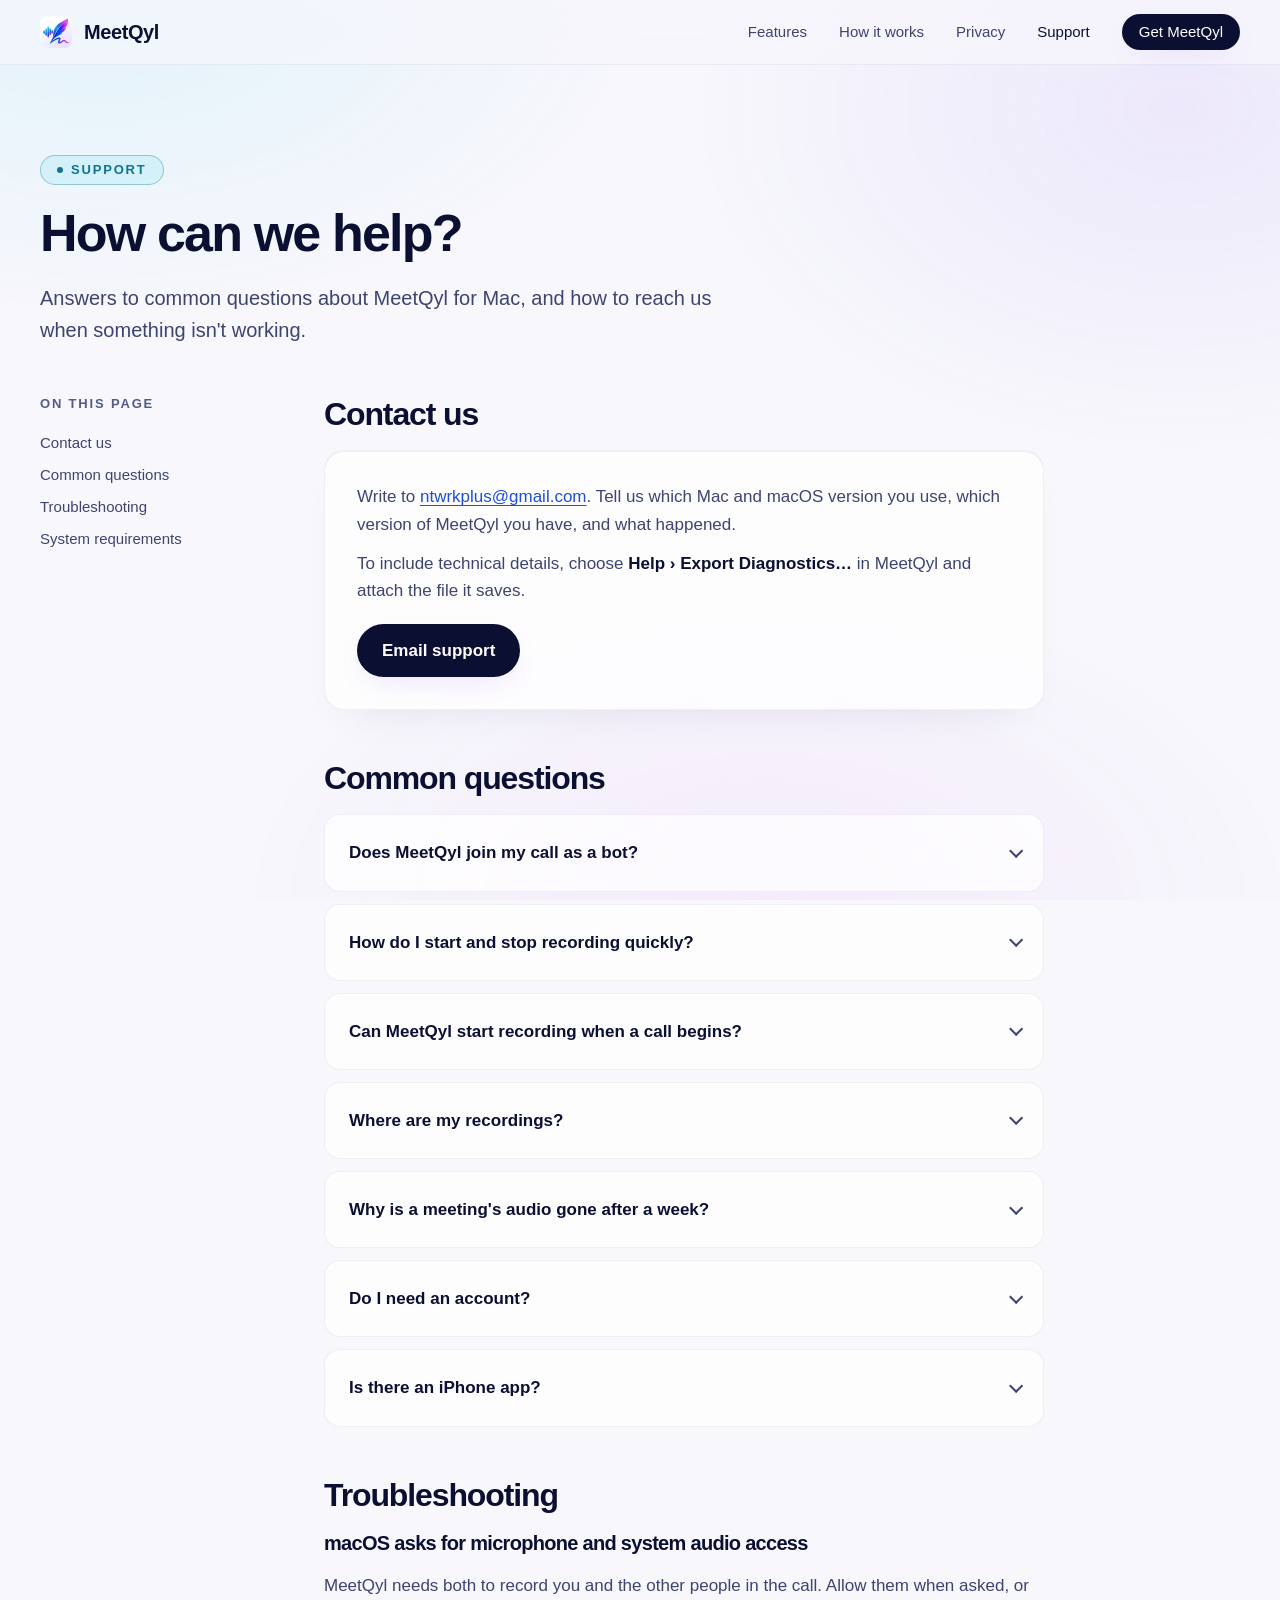
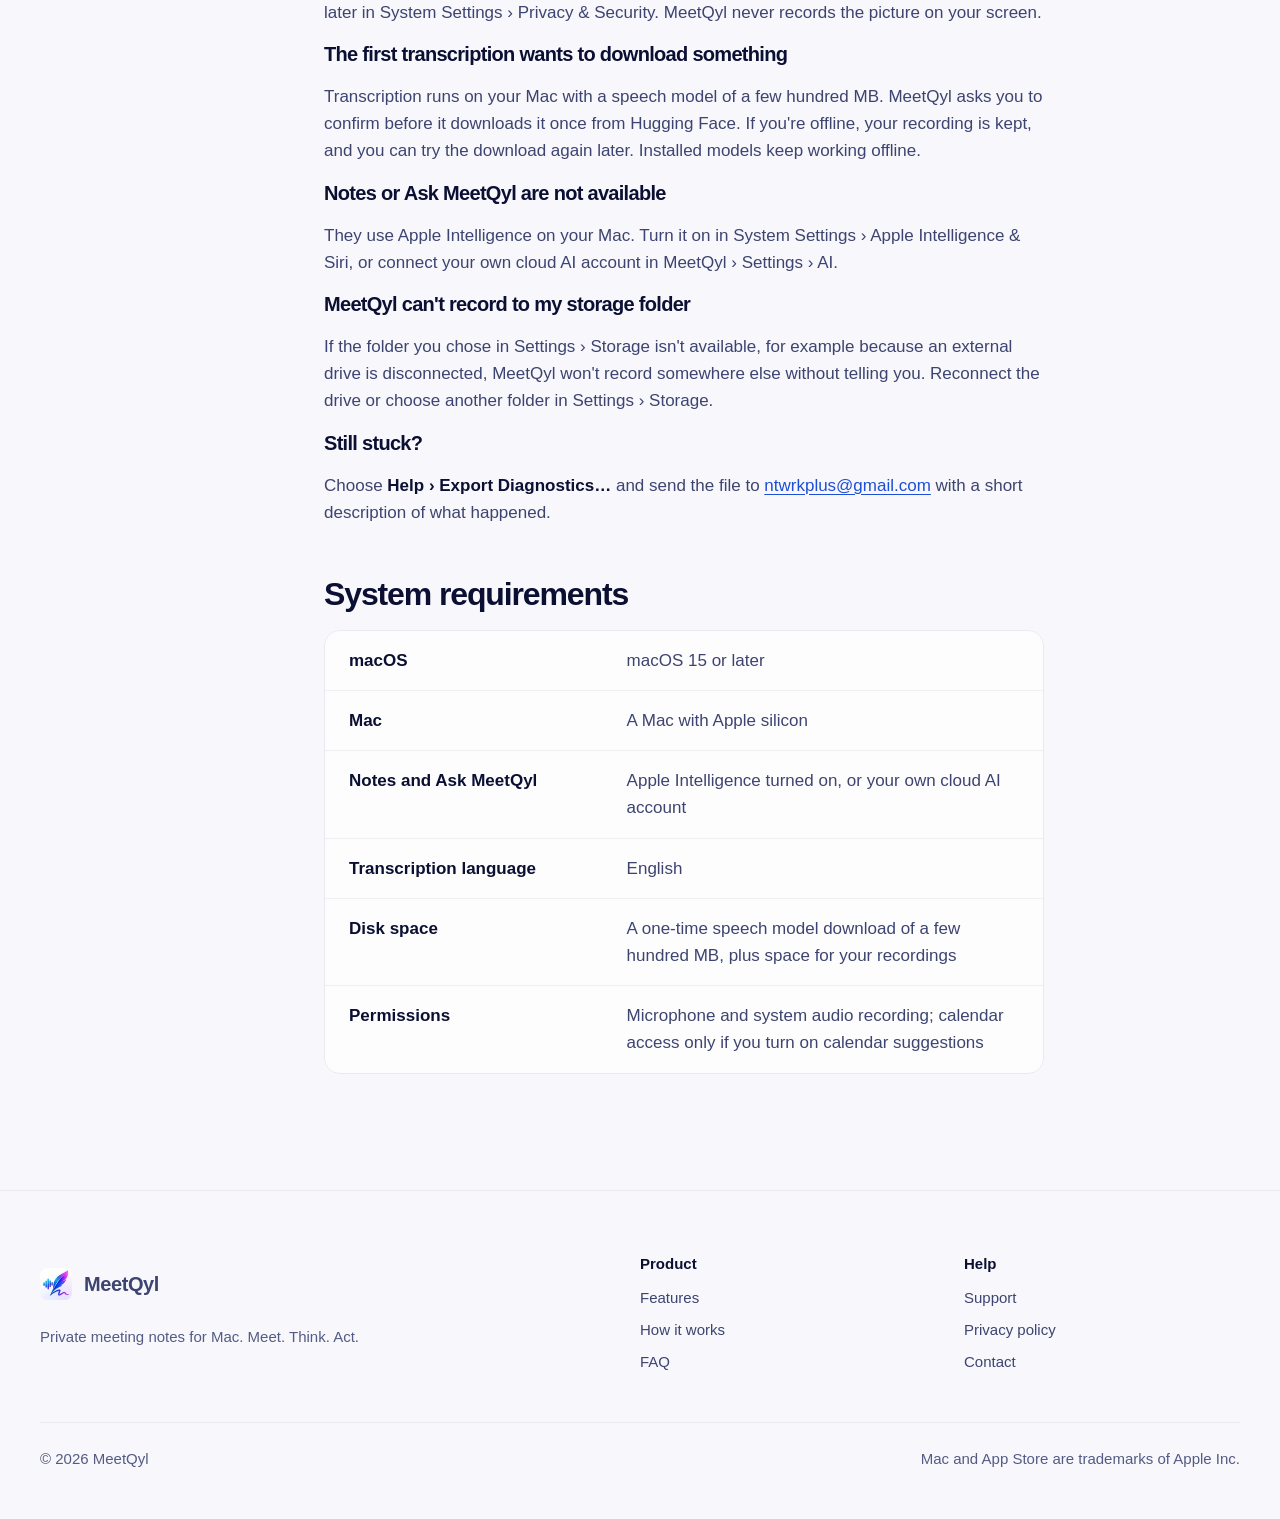
<file: support.html>
<!DOCTYPE html>
<html lang="en">
<head>
  <meta charset="utf-8">
  <meta name="viewport" content="width=device-width, initial-scale=1">
  <title>Support · MeetQyl</title>
  <meta name="description" content="Get help with MeetQyl for Mac: contact us, answers to common questions, troubleshooting and system requirements.">
  <link rel="canonical" href="https://www.meetqyl.com/support.html">

  <meta property="og:type" content="website">
  <meta property="og:site_name" content="MeetQyl">
  <meta property="og:url" content="https://www.meetqyl.com/support.html">
  <meta property="og:title" content="MeetQyl Support">
  <meta property="og:description" content="Contact us, common questions, troubleshooting and system requirements for MeetQyl for Mac.">
  <meta property="og:image" content="https://www.meetqyl.com/assets/img/og-image.jpg">
  <meta property="og:image:width" content="1200">
  <meta property="og:image:height" content="630">
  <meta property="og:image:alt" content="MeetQyl search results across four meetings, under the headline Find any word anyone said.">
  <meta name="twitter:card" content="summary_large_image">
  <meta name="twitter:title" content="MeetQyl Support">
  <meta name="twitter:description" content="Contact us, common questions, troubleshooting and system requirements for MeetQyl for Mac.">
  <meta name="twitter:image" content="https://www.meetqyl.com/assets/img/og-image.jpg">
  <meta name="twitter:image:alt" content="MeetQyl search results across four meetings, under the headline Find any word anyone said.">

  <meta name="theme-color" content="#050A24" media="(prefers-color-scheme: dark)">
  <meta name="theme-color" content="#F7F7FC" media="(prefers-color-scheme: light)">
  <link rel="icon" href="favicon.ico" sizes="any">
  <link rel="icon" type="image/png" sizes="32x32" href="assets/img/favicon-32.png">
  <link rel="icon" type="image/png" sizes="192x192" href="assets/img/favicon-192.png">
  <link rel="apple-touch-icon" href="apple-touch-icon.png">

  <link rel="stylesheet" href="assets/css/styles.css">
  <script>document.documentElement.classList.add("js");</script>
  <script src="assets/js/main.js" defer></script>
</head>
<body>
  <a class="skip-link" href="#main">Skip to content</a>

  <header class="site-header">
    <nav class="nav container" aria-label="Main">
      <a class="brand" href="index.html" aria-label="MeetQyl home">
        <picture>
          <source srcset="assets/img/app-icon-light-64.webp" media="(prefers-color-scheme: light)">
          <img src="assets/img/app-icon-dark-64.webp" width="32" height="32" alt="">
        </picture>
        <span>MeetQyl</span>
      </a>
      <button class="nav-toggle" type="button" aria-expanded="false" aria-controls="nav-menu" aria-label="Open menu">
        <svg class="icon-open" viewBox="0 0 24 24" fill="none" stroke="currentColor" stroke-width="2" stroke-linecap="round" aria-hidden="true"><path d="M4 7h16M4 12h16M4 17h16"/></svg>
        <svg class="icon-close" viewBox="0 0 24 24" fill="none" stroke="currentColor" stroke-width="2" stroke-linecap="round" aria-hidden="true"><path d="M6 6l12 12M18 6L6 18"/></svg>
      </button>
      <div class="nav-menu" id="nav-menu">
        <ul class="nav-links">
          <li><a href="index.html#features">Features</a></li>
          <li><a href="index.html#how-it-works">How it works</a></li>
          <li><a href="privacy.html">Privacy</a></li>
          <li><a href="support.html" aria-current="page">Support</a></li>
          <li><a class="btn btn-primary btn-small" href="index.html#download">Get MeetQyl</a></li>
        </ul>
      </div>
    </nav>
  </header>

  <main id="main">
    <section class="doc-hero" aria-labelledby="page-title">
      <div class="container">
        <span class="eyebrow">Support</span>
        <h1 id="page-title">How can we help?</h1>
        <p>Answers to common questions about MeetQyl for Mac, and how to reach us when something isn't working.</p>
      </div>
    </section>

    <div class="container doc-layout">
      <nav class="toc" aria-label="On this page">
        <p>On this page</p>
        <ul>
          <li><a href="#contact">Contact us</a></li>
          <li><a href="#faq">Common questions</a></li>
          <li><a href="#troubleshooting">Troubleshooting</a></li>
          <li><a href="#requirements">System requirements</a></li>
        </ul>
      </nav>

      <div class="prose">
        <section id="contact" aria-labelledby="contact-title">
          <h2 id="contact-title">Contact us</h2>
          <div class="contact-card">
            <p>Write to <a href="mailto:ntwrkplus@gmail.com">ntwrkplus@gmail.com</a>. Tell us which Mac and macOS version you use, which version of MeetQyl you have, and what happened.</p>
            <p>To include technical details, choose <strong>Help › Export Diagnostics…</strong> in MeetQyl and attach the file it saves.</p>
            <a class="btn btn-primary" href="mailto:ntwrkplus@gmail.com">Email support</a>
          </div>
        </section>

        <section id="faq" aria-labelledby="faq-title">
          <h2 id="faq-title">Common questions</h2>
          <div class="faq">
            <details>
              <summary>Does MeetQyl join my call as a bot?</summary>
              <div class="answer"><p>No. MeetQyl records your microphone and the meeting's audio on your Mac. Nobody in the call sees a recorder join. Tell the people in the meeting that you are recording: laws differ by place.</p></div>
            </details>
            <details>
              <summary>How do I start and stop recording quickly?</summary>
              <div class="answer"><p>Press <kbd>⌥⌘R</kbd> in any app, use the menu bar control, or use the small floating recorder, which you can drag anywhere.</p></div>
            </details>
            <details>
              <summary>Can MeetQyl start recording when a call begins?</summary>
              <div class="answer"><p>If you turn it on in Settings › Recording › Automation, MeetQyl notices when a meeting app starts using the microphone and asks whether to record. It only reads which app is using the microphone. It records without a click only for an app you set to Always record.</p></div>
            </details>
            <details>
              <summary>Where are my recordings?</summary>
              <div class="answer"><p>On your Mac, in MeetQyl's own folder, or in the folder you chose in Settings › Storage, such as an external drive. Readable Markdown copies of your transcripts are saved there too. Deleting a meeting deletes its audio, transcript and notes.</p></div>
            </details>
            <details>
              <summary>Why is a meeting's audio gone after a week?</summary>
              <div class="answer"><p>To protect your privacy, MeetQyl removes a meeting's audio 7 days after the meeting once its transcript is ready. The transcript, notes and tasks stay. Choose another period or Never in Settings, or turn on Keep audio for a single meeting.</p></div>
            </details>
            <details>
              <summary>Do I need an account?</summary>
              <div class="answer"><p>No. There is no MeetQyl account. Cloud AI is optional and off by default; if you want it, you connect your own account with a supported AI provider in Settings › AI.</p></div>
            </details>
            <details>
              <summary>Is there an iPhone app?</summary>
              <div class="answer"><p>Not yet. MeetQyl for iPhone is coming, but it is not available today. MeetQyl is currently for Mac only.</p></div>
            </details>
          </div>
        </section>

        <section id="troubleshooting" aria-labelledby="troubleshooting-title">
          <h2 id="troubleshooting-title">Troubleshooting</h2>
          <h3>macOS asks for microphone and system audio access</h3>
          <p>MeetQyl needs both to record you and the other people in the call. Allow them when asked, or later in System Settings › Privacy &amp; Security. MeetQyl never records the picture on your screen.</p>
          <h3>The first transcription wants to download something</h3>
          <p>Transcription runs on your Mac with a speech model of a few hundred MB. MeetQyl asks you to confirm before it downloads it once from Hugging Face. If you're offline, your recording is kept, and you can try the download again later. Installed models keep working offline.</p>
          <h3>Notes or Ask MeetQyl are not available</h3>
          <p>They use Apple Intelligence on your Mac. Turn it on in System Settings › Apple Intelligence &amp; Siri, or connect your own cloud AI account in MeetQyl › Settings › AI.</p>
          <h3>MeetQyl can't record to my storage folder</h3>
          <p>If the folder you chose in Settings › Storage isn't available, for example because an external drive is disconnected, MeetQyl won't record somewhere else without telling you. Reconnect the drive or choose another folder in Settings › Storage.</p>
          <h3>Still stuck?</h3>
          <p>Choose <strong>Help › Export Diagnostics…</strong> and send the file to <a href="mailto:ntwrkplus@gmail.com">ntwrkplus@gmail.com</a> with a short description of what happened.</p>
        </section>

        <section id="requirements" aria-labelledby="requirements-title">
          <h2 id="requirements-title">System requirements</h2>
          <ul class="spec-list">
            <li><span class="label">macOS</span><span>macOS 15 or later</span></li>
            <li><span class="label">Mac</span><span>A Mac with Apple silicon</span></li>
            <li><span class="label">Notes and Ask MeetQyl</span><span>Apple Intelligence turned on, or your own cloud AI account</span></li>
            <li><span class="label">Transcription language</span><span>English</span></li>
            <li><span class="label">Disk space</span><span>A one-time speech model download of a few hundred MB, plus space for your recordings</span></li>
            <li><span class="label">Permissions</span><span>Microphone and system audio recording; calendar access only if you turn on calendar suggestions</span></li>
          </ul>
        </section>
      </div>
    </div>
  </main>

  <footer class="site-footer">
    <div class="container">
      <div class="footer-grid">
        <div class="footer-brand">
          <a class="brand" href="index.html" aria-label="MeetQyl home">
            <picture>
              <source srcset="assets/img/app-icon-light-64.webp" media="(prefers-color-scheme: light)">
              <img src="assets/img/app-icon-dark-64.webp" width="32" height="32" alt="" loading="lazy" decoding="async">
            </picture>
            <span>MeetQyl</span>
          </a>
          <p>Private meeting notes for Mac. Meet. Think. Act.</p>
        </div>
        <div>
          <h2>Product</h2>
          <ul>
            <li><a href="index.html#features">Features</a></li>
            <li><a href="index.html#how-it-works">How it works</a></li>
            <li><a href="index.html#faq">FAQ</a></li>
          </ul>
        </div>
        <div>
          <h2>Help</h2>
          <ul>
            <li><a href="support.html" aria-current="page">Support</a></li>
            <li><a href="privacy.html">Privacy policy</a></li>
            <li><a href="mailto:ntwrkplus@gmail.com">Contact</a></li>
          </ul>
        </div>
      </div>
      <div class="footer-bottom">
        <p>© 2026 MeetQyl</p>
        <p>Mac and App Store are trademarks of Apple Inc.</p>
      </div>
    </div>
  </footer>
</body>
</html>
</file>
<file: assets/css/styles.css>
/* MeetQyl — www.meetqyl.com
   Every colour, spacing and radius value lives in the :root block below.
   Brand colours come from Scripts/make-appstore-screenshots.swift (Brand enum) in the app repo. */

:root {
  color-scheme: dark light;

  /* Brand hues */
  --brand-navy: #050A24;
  --brand-cyan: #22D3EE;
  --brand-blue: #3B82F6;
  --brand-violet: #8B5CF6;
  --brand-magenta: #D946EF;
  --brand-gradient: linear-gradient(90deg, #22D3EE 0%, #3B82F6 30%, #8B5CF6 65%, #D946EF 100%);
  --text-gradient: var(--brand-gradient);

  /* Theme: dark (default, matches the app's marketing screens) */
  --color-bg: #050A24;
  --color-bg-elevated: #0B1235;
  --color-surface: rgba(255, 255, 255, 0.045);
  --color-surface-strong: rgba(255, 255, 255, 0.07);
  --color-surface-hover: rgba(255, 255, 255, 0.09);
  --color-border: rgba(255, 255, 255, 0.16);
  --color-border-soft: rgba(255, 255, 255, 0.08);
  --color-text: #FFFFFF;
  --color-text-secondary: rgba(199, 204, 245, 0.82);
  --color-text-muted: rgba(199, 204, 245, 0.68);
  --color-link: #22D3EE;
  --color-accent: #22D3EE;
  --color-accent-soft: rgba(34, 211, 238, 0.10);
  --color-accent-border: rgba(34, 211, 238, 0.45);
  --color-violet-soft: rgba(139, 92, 246, 0.20);
  --color-violet-border: rgba(139, 92, 246, 0.55);
  --color-focus: #22D3EE;
  --color-cta-bg: #FFFFFF;
  --color-cta-text: #050A24;
  --color-cta-hover: #E6F9FD;
  --color-nav-bg: rgba(5, 10, 36, 0.72);
  --color-glow-cyan: rgba(34, 211, 238, 0.30);
  --color-glow-violet: rgba(139, 92, 246, 0.42);
  --color-glow-magenta: rgba(217, 70, 239, 0.30);
  --color-transparent: rgba(0, 0, 0, 0);
  --color-shadow: rgba(0, 0, 0, 0.55);
  --color-shadow-soft: rgba(0, 0, 0, 0.30);
  --color-window-glow: rgba(139, 92, 246, 0.45);
  --color-overlay: rgba(5, 10, 36, 0.96);

  /* Theme: light (used when the system is in Light mode) */
  --light-color-bg: #F7F7FC;
  --light-color-bg-elevated: #FFFFFF;
  --light-color-surface: rgba(255, 255, 255, 0.72);
  --light-color-surface-strong: rgba(255, 255, 255, 0.9);
  --light-color-surface-hover: #FFFFFF;
  --light-color-border: rgba(15, 23, 72, 0.12);
  --light-color-border-soft: rgba(15, 23, 72, 0.06);
  --light-color-text: #0B1033;
  --light-color-text-secondary: #3D4470;
  --light-color-text-muted: #545B85;
  --light-color-link: #1D4ED8;
  --light-color-accent: #0E7490;
  --light-color-accent-soft: rgba(34, 211, 238, 0.12);
  --light-color-accent-border: rgba(14, 116, 144, 0.35);
  --light-color-violet-soft: rgba(139, 92, 246, 0.12);
  --light-color-violet-border: rgba(109, 40, 217, 0.30);
  --light-color-focus: #1D4ED8;
  --light-color-cta-bg: #0B1033;
  --light-color-cta-text: #FFFFFF;
  --light-color-cta-hover: #1E2560;
  --light-color-nav-bg: rgba(247, 247, 252, 0.78);
  --light-color-glow-cyan: rgba(34, 211, 238, 0.18);
  --light-color-glow-violet: rgba(139, 92, 246, 0.16);
  --light-color-glow-magenta: rgba(217, 70, 239, 0.12);
  --light-color-shadow: rgba(15, 23, 72, 0.22);
  --light-color-shadow-soft: rgba(15, 23, 72, 0.10);
  --light-color-window-glow: rgba(139, 92, 246, 0.22);
  --light-text-gradient: linear-gradient(90deg, #0E7490 0%, #1D4ED8 30%, #6D28D9 65%, #A21CAF 100%);
  --light-color-overlay: rgba(247, 247, 252, 0.97);

  /* Typography */
  --font-sans: -apple-system, BlinkMacSystemFont, "SF Pro Display", "Inter", sans-serif;
  --font-size-xs: 0.8125rem;
  --font-size-sm: 0.9375rem;
  --font-size-md: 1.0625rem;
  --font-size-lg: 1.25rem;
  --font-size-xl: clamp(1.5rem, 1.2rem + 1.2vw, 2rem);
  --font-size-2xl: clamp(2rem, 1.4rem + 2.6vw, 3.25rem);
  --font-size-hero: clamp(3rem, 1.8rem + 6vw, 6.5rem);
  --line-height-tight: 1.05;
  --line-height-snug: 1.25;
  --line-height-body: 1.6;
  --letter-spacing-tight: -0.035em;
  --letter-spacing-eyebrow: 0.14em;

  /* Spacing — the app's scale (4/8/12/16/24) extended for page rhythm */
  --space-0: 2px;
  --space-1: 4px;
  --space-2: 8px;
  --space-3: 12px;
  --space-4: 16px;
  --space-5: 24px;
  --space-6: 32px;
  --space-7: 48px;
  --space-8: 64px;
  --space-9: 96px;
  --space-10: 128px;
  --section-gap: clamp(72px, 6vw + 40px, 140px);
  --page-gutter: clamp(20px, 4vw, 40px);
  --content-max: 1200px;
  --prose-max: 720px;
  --nav-height: 64px;

  /* Radius — from the app (8/10 cards) and its marketing screens (12 tiles, 16 chips, 26 window) */
  --radius-sm: 8px;
  --radius-md: 10px;
  --radius-lg: 12px;
  --radius-xl: 16px;
  --radius-2xl: 20px;
  --radius-window: 26px;
  --radius-icon: 22.37%;
  --radius-pill: 999px;
  --radius-phone: 28px;

  /* Depth and motion */
  --shadow-card: 0 1px 0 var(--color-border-soft) inset, 0 20px 40px -24px var(--color-shadow-soft);
  --shadow-window: 0 40px 120px -30px var(--color-shadow), 0 0 160px -40px var(--color-window-glow);
  --blur-glass: 20px;
  --mask-fade-bottom: linear-gradient(to bottom, #000 78%, transparent 100%);
  --ease-out: cubic-bezier(0.22, 1, 0.36, 1);
  --duration-fast: 160ms;
  --duration-reveal: 700ms;
  --reveal-distance: 24px;
}

/* html[lang] outranks :root, so these swaps win in Light mode; values are defined in :root above. */
@media (prefers-color-scheme: light) {
  html[lang] {
    --color-bg: var(--light-color-bg);
    --color-bg-elevated: var(--light-color-bg-elevated);
    --color-surface: var(--light-color-surface);
    --color-surface-strong: var(--light-color-surface-strong);
    --color-surface-hover: var(--light-color-surface-hover);
    --color-border: var(--light-color-border);
    --color-border-soft: var(--light-color-border-soft);
    --color-text: var(--light-color-text);
    --color-text-secondary: var(--light-color-text-secondary);
    --color-text-muted: var(--light-color-text-muted);
    --color-link: var(--light-color-link);
    --color-accent: var(--light-color-accent);
    --color-accent-soft: var(--light-color-accent-soft);
    --color-accent-border: var(--light-color-accent-border);
    --color-violet-soft: var(--light-color-violet-soft);
    --color-violet-border: var(--light-color-violet-border);
    --color-focus: var(--light-color-focus);
    --color-cta-bg: var(--light-color-cta-bg);
    --color-cta-text: var(--light-color-cta-text);
    --color-cta-hover: var(--light-color-cta-hover);
    --color-nav-bg: var(--light-color-nav-bg);
    --color-glow-cyan: var(--light-color-glow-cyan);
    --color-glow-violet: var(--light-color-glow-violet);
    --color-glow-magenta: var(--light-color-glow-magenta);
    --color-shadow: var(--light-color-shadow);
    --color-shadow-soft: var(--light-color-shadow-soft);
    --color-window-glow: var(--light-color-window-glow);
    --color-overlay: var(--light-color-overlay);
    --text-gradient: var(--light-text-gradient);
  }
}

/* ---------- Base ---------- */

*, *::before, *::after { box-sizing: border-box; }

html {
  -webkit-text-size-adjust: 100%;
  scroll-behavior: smooth;
  scroll-padding-top: calc(var(--nav-height) + var(--space-4));
}

body {
  margin: 0;
  min-height: 100vh;
  font-family: var(--font-sans);
  font-size: var(--font-size-md);
  line-height: var(--line-height-body);
  color: var(--color-text);
  background-color: var(--color-bg);
  -webkit-font-smoothing: antialiased;
  overflow-x: hidden;
}

/* Aurora glow behind the whole page, like the app's App Store screens */
body::before {
  content: "";
  position: fixed;
  inset: 0;
  z-index: -1;
  pointer-events: none;
  background:
    radial-gradient(60vw 50vh at 8% 0%, var(--color-glow-cyan), var(--color-transparent) 70%),
    radial-gradient(55vw 55vh at 92% 12%, var(--color-glow-violet), var(--color-transparent) 70%),
    radial-gradient(60vw 50vh at 60% 100%, var(--color-glow-magenta), var(--color-transparent) 70%);
  opacity: 0.55;
}

img { max-width: 100%; height: auto; display: block; }

a { color: var(--color-link); text-decoration-thickness: 1px; text-underline-offset: 3px; }
a:hover { text-decoration-thickness: 2px; }

:focus-visible {
  outline: 3px solid var(--color-focus);
  outline-offset: 3px;
  border-radius: var(--radius-sm);
}

h1, h2, h3 { margin: 0; letter-spacing: var(--letter-spacing-tight); line-height: var(--line-height-snug); }
p { margin: 0; }

.skip-link {
  position: absolute;
  left: var(--space-4);
  top: calc(-1 * var(--space-9));
  z-index: 100;
  padding: var(--space-2) var(--space-4);
  background: var(--color-cta-bg);
  color: var(--color-cta-text);
  border-radius: var(--radius-sm);
  font-weight: 600;
}
.skip-link:focus { top: var(--space-4); }

.visually-hidden {
  position: absolute !important;
  width: 1px; height: 1px;
  overflow: hidden;
  clip: rect(0 0 0 0);
  white-space: nowrap;
}

.container {
  width: 100%;
  max-width: calc(var(--content-max) + 2 * var(--page-gutter));
  margin-inline: auto;
  padding-inline: var(--page-gutter);
}

.gradient-text {
  background: var(--text-gradient);
  -webkit-background-clip: text;
  background-clip: text;
  color: var(--color-transparent);
}

/* ---------- Header and navigation ---------- */

.site-header {
  position: sticky;
  top: 0;
  z-index: 50;
  background: var(--color-nav-bg);
  -webkit-backdrop-filter: saturate(180%) blur(var(--blur-glass));
  backdrop-filter: saturate(180%) blur(var(--blur-glass));
  border-bottom: 1px solid var(--color-border-soft);
}

.nav {
  display: flex;
  align-items: center;
  justify-content: space-between;
  gap: var(--space-4);
  height: var(--nav-height);
}

.brand {
  display: inline-flex;
  align-items: center;
  gap: var(--space-3);
  color: var(--color-text);
  text-decoration: none;
  font-weight: 700;
  font-size: var(--font-size-lg);
  letter-spacing: -0.02em;
}
.brand img { width: 32px; height: 32px; border-radius: var(--radius-icon); }

.nav-links {
  display: flex;
  align-items: center;
  gap: var(--space-6);
  margin: 0;
  padding: 0;
  list-style: none;
}
.nav-links a {
  color: var(--color-text-secondary);
  text-decoration: none;
  font-size: var(--font-size-sm);
  font-weight: 500;
  transition: color var(--duration-fast) ease;
}
.nav-links a:hover,
.nav-links a[aria-current="page"] { color: var(--color-text); }
.nav-links a.btn-primary,
.nav-links a.btn-primary:hover { color: var(--color-cta-text); }

.nav-toggle {
  display: none;
  align-items: center;
  justify-content: center;
  width: 44px;
  height: 44px;
  padding: 0;
  border: 1px solid var(--color-border);
  border-radius: var(--radius-md);
  background: var(--color-surface);
  color: var(--color-text);
  cursor: pointer;
}
.nav-toggle svg { width: 20px; height: 20px; }
.nav-toggle .icon-close { display: none; }
.nav-toggle[aria-expanded="true"] .icon-open { display: none; }
.nav-toggle[aria-expanded="true"] .icon-close { display: block; }

/* ---------- Buttons and pills ---------- */

.btn {
  display: inline-flex;
  align-items: center;
  justify-content: center;
  gap: var(--space-2);
  min-height: 44px;
  padding: var(--space-3) var(--space-5);
  border-radius: var(--radius-pill);
  font-weight: 600;
  font-size: var(--font-size-md);
  text-decoration: none;
  border: 1px solid var(--color-transparent);
  transition: transform var(--duration-fast) var(--ease-out), background-color var(--duration-fast) ease, box-shadow var(--duration-fast) ease;
}
.btn svg { width: 20px; height: 20px; flex: none; }
.btn:hover { transform: translateY(-1px); text-decoration: none; }

.btn-primary {
  background: var(--color-cta-bg);
  color: var(--color-cta-text);
  box-shadow: 0 10px 30px -12px var(--color-window-glow);
}
.btn-primary:hover { background: var(--color-cta-hover); }

.btn-secondary {
  background: var(--color-surface);
  color: var(--color-text);
  border-color: var(--color-border);
}
.btn-secondary:hover { background: var(--color-surface-hover); }

.btn-soon {
  background: var(--color-surface);
  color: var(--color-text);
  border: 1px dashed var(--color-border);
  cursor: default;
}
.btn-soon:hover { transform: none; }

.btn-small { min-height: 36px; padding: var(--space-1) var(--space-4); font-size: var(--font-size-sm); }

.app-store-btn { padding-inline: var(--space-5) var(--space-6); }
.app-store-btn .btn-label { display: flex; flex-direction: column; align-items: flex-start; line-height: 1.15; }
.app-store-btn .btn-label small { font-size: 0.6875rem; font-weight: 500; opacity: 0.8; }
.app-store-btn .btn-label span { font-size: var(--font-size-md); }

.eyebrow {
  display: inline-flex;
  align-items: center;
  gap: var(--space-2);
  padding: var(--space-1) var(--space-4);
  border: 1px solid var(--color-accent-border);
  border-radius: var(--radius-pill);
  background: var(--color-accent-soft);
  color: var(--color-accent);
  font-size: var(--font-size-xs);
  font-weight: 700;
  letter-spacing: var(--letter-spacing-eyebrow);
  text-transform: uppercase;
}
.eyebrow::before {
  content: "";
  width: 6px; height: 6px;
  border-radius: var(--radius-pill);
  background: currentColor;
}

.chips {
  display: flex;
  flex-wrap: wrap;
  gap: var(--space-3);
  margin: 0;
  padding: 0;
  list-style: none;
}
.chip {
  display: inline-flex;
  align-items: center;
  gap: var(--space-2);
  padding: var(--space-2) var(--space-4);
  border: 1px solid var(--color-border);
  border-radius: var(--radius-xl);
  background: var(--color-surface);
  color: var(--color-text);
  font-size: var(--font-size-sm);
  font-weight: 500;
}
.chip svg { width: 18px; height: 18px; color: var(--color-accent); flex: none; }

/* ---------- Sections ---------- */

main { display: block; }

.section { padding-block: var(--section-gap); }
.section + .section { padding-top: 0; }

.section-head {
  max-width: var(--prose-max);
  margin: 0 auto var(--space-8);
  text-align: center;
  display: grid;
  justify-items: center;
  gap: var(--space-4);
}
.section-head h2 { font-size: var(--font-size-2xl); }
.section-head p { color: var(--color-text-secondary); font-size: var(--font-size-lg); }

/* ---------- Hero ---------- */

.hero {
  padding-top: clamp(var(--space-8), 8vw, var(--space-10));
  padding-bottom: var(--section-gap);
  text-align: center;
}
.hero-copy {
  display: grid;
  justify-items: center;
  gap: var(--space-5);
  max-width: 860px;
  margin-inline: auto;
}
.hero h1 {
  font-size: var(--font-size-hero);
  line-height: var(--line-height-tight);
  font-weight: 800;
}
.hero .lede {
  max-width: 640px;
  color: var(--color-text-secondary);
  font-size: clamp(1.125rem, 1rem + 0.5vw, 1.375rem);
}
.hero-actions {
  display: flex;
  flex-wrap: wrap;
  justify-content: center;
  gap: var(--space-3);
  margin-top: var(--space-2);
}
.hero-note { color: var(--color-text-muted); font-size: var(--font-size-sm); }
.hero .chips { justify-content: center; }

.hero-visual {
  margin-top: clamp(var(--space-7), 6vw, var(--space-9));
  perspective: 1600px;
}

/* Mac window frame around app captures (the capture already shows the real title bar) */
.mac-window {
  position: relative;
  margin: 0 auto;
  max-width: 1040px;
  border-radius: var(--radius-window);
  border: 1px solid var(--color-border);
  background: var(--color-bg-elevated);
  box-shadow: var(--shadow-window);
  overflow: hidden;
}
.mac-window img { width: 100%; }
.mac-window.fade-bottom {
  -webkit-mask-image: var(--mask-fade-bottom);
  mask-image: var(--mask-fade-bottom);
  border-bottom-color: var(--color-transparent);
}
/* The mask would clip the shadow, so a glow sits behind the faded frame instead */
.fade-wrap { position: relative; }
.fade-wrap::before {
  content: "";
  position: absolute;
  inset: 10% 8% 20%;
  z-index: -1;
  border-radius: var(--radius-window);
  background: var(--color-window-glow);
  filter: blur(80px);
}

figure { margin: 0; }
figcaption {
  margin-top: var(--space-4);
  color: var(--color-text-muted);
  font-size: var(--font-size-sm);
  text-align: center;
}

/* ---------- Feature grid ---------- */

.feature-grid {
  display: grid;
  grid-template-columns: repeat(3, minmax(0, 1fr));
  gap: var(--space-5);
  margin: 0;
  padding: 0;
  list-style: none;
}

.card {
  position: relative;
  padding: var(--space-6);
  border: 1px solid var(--color-border-soft);
  border-radius: var(--radius-2xl);
  background: var(--color-surface);
  -webkit-backdrop-filter: blur(var(--blur-glass));
  backdrop-filter: blur(var(--blur-glass));
  box-shadow: var(--shadow-card);
  transition: transform var(--duration-fast) var(--ease-out), border-color var(--duration-fast) ease, background-color var(--duration-fast) ease;
}
.card:hover {
  transform: translateY(-3px);
  border-color: var(--color-border);
  background: var(--color-surface-strong);
}
.card h3 { font-size: var(--font-size-lg); margin-bottom: var(--space-2); }
.card p { color: var(--color-text-secondary); font-size: var(--font-size-sm); }

.icon-tile {
  display: inline-flex;
  align-items: center;
  justify-content: center;
  width: 48px;
  height: 48px;
  margin-bottom: var(--space-5);
  border: 1px solid var(--color-violet-border);
  border-radius: var(--radius-lg);
  background: var(--color-violet-soft);
  color: var(--color-text);
}
.icon-tile svg { width: 24px; height: 24px; }

/* ---------- Showcase (text + screenshot) ---------- */

.showcase {
  display: grid;
  grid-template-columns: minmax(0, 5fr) minmax(0, 7fr);
  align-items: center;
  gap: var(--space-8);
}
.showcase-copy { display: grid; gap: var(--space-5); justify-items: start; }
.showcase-copy h2 { font-size: var(--font-size-2xl); }
.showcase-copy p { color: var(--color-text-secondary); font-size: var(--font-size-lg); }
.showcase .mac-window { max-width: none; }

/* ---------- How it works ---------- */

.steps {
  display: grid;
  grid-template-columns: repeat(3, minmax(0, 1fr));
  gap: var(--space-5);
  margin: 0;
  padding: 0;
  list-style: none;
  counter-reset: step;
}
.step { counter-increment: step; }
.step-number {
  display: inline-flex;
  align-items: center;
  justify-content: center;
  width: 40px;
  height: 40px;
  margin-bottom: var(--space-5);
  border-radius: var(--radius-pill);
  background: var(--brand-gradient);
  color: var(--brand-navy);
  font-weight: 800;
}
.step-number::before { content: counter(step); }

kbd {
  font-family: var(--font-sans);
  font-size: 0.875em;
  padding: var(--space-0) var(--space-2);
  border: 1px solid var(--color-border);
  border-bottom-width: 2px;
  border-radius: var(--radius-sm);
  background: var(--color-surface-strong);
  color: var(--color-text);
  white-space: nowrap;
}

/* ---------- Privacy highlight ---------- */

.privacy-panel {
  display: grid;
  grid-template-columns: minmax(0, 5fr) minmax(0, 7fr);
  gap: var(--space-8);
  align-items: center;
  padding: clamp(var(--space-6), 5vw, var(--space-9));
  border: 1px solid var(--color-border-soft);
  border-radius: calc(var(--radius-2xl) * 1.5);
  background: var(--color-surface);
  -webkit-backdrop-filter: blur(var(--blur-glass));
  backdrop-filter: blur(var(--blur-glass));
  box-shadow: var(--shadow-card);
}
.privacy-panel .intro { display: grid; gap: var(--space-5); justify-items: start; }
.privacy-panel h2 { font-size: var(--font-size-2xl); }
.privacy-panel .intro p { color: var(--color-text-secondary); font-size: var(--font-size-lg); }

.promise-list { display: grid; gap: var(--space-5); margin: 0; padding: 0; list-style: none; }
.promise { display: grid; grid-template-columns: 48px minmax(0, 1fr); gap: var(--space-4); align-items: start; }
.promise .icon-tile { margin-bottom: 0; }
.promise h3 { font-size: var(--font-size-md); margin-bottom: var(--space-1); }
.promise p { color: var(--color-text-secondary); font-size: var(--font-size-sm); }

/* ---------- iPhone teaser ---------- */

.teaser {
  display: grid;
  grid-template-columns: auto minmax(0, 1fr);
  gap: var(--space-7);
  align-items: center;
  padding: clamp(var(--space-6), 5vw, var(--space-8));
  border: 1px dashed var(--color-border);
  border-radius: calc(var(--radius-2xl) * 1.5);
  background: var(--color-surface);
}
.teaser-copy { display: grid; gap: var(--space-4); justify-items: start; }
.teaser-copy h2 { font-size: var(--font-size-xl); }
.teaser-copy p { color: var(--color-text-secondary); }

.phone-outline {
  width: 120px;
  height: 240px;
  border: 2px solid var(--color-border);
  border-radius: var(--radius-phone);
  background: var(--color-surface-strong);
  display: grid;
  place-items: center;
  position: relative;
}
.phone-outline::before {
  content: "";
  position: absolute;
  top: var(--space-3);
  width: 36px; height: 8px;
  border-radius: var(--radius-pill);
  background: var(--color-border);
}
.phone-outline img { width: 56px; height: 56px; border-radius: var(--radius-icon); }

.status-label {
  display: inline-flex;
  padding: var(--space-0) var(--space-3);
  border-radius: var(--radius-pill);
  border: 1px solid var(--color-violet-border);
  background: var(--color-violet-soft);
  color: var(--color-text);
  font-size: var(--font-size-xs);
  font-weight: 600;
}

/* ---------- FAQ ---------- */

.faq { max-width: 860px; margin-inline: auto; display: grid; gap: var(--space-3); }
.faq details {
  border: 1px solid var(--color-border-soft);
  border-radius: var(--radius-xl);
  background: var(--color-surface);
  transition: border-color var(--duration-fast) ease, background-color var(--duration-fast) ease;
}
.faq details:hover { border-color: var(--color-border); }
.faq details[open] { background: var(--color-surface-strong); }
.faq summary {
  display: flex;
  align-items: center;
  justify-content: space-between;
  gap: var(--space-4);
  padding: var(--space-5);
  cursor: pointer;
  font-weight: 600;
  list-style: none;
  border-radius: var(--radius-xl);
}
.faq summary::-webkit-details-marker { display: none; }
.faq summary::after {
  content: "";
  flex: none;
  width: 10px; height: 10px;
  border-right: 2px solid var(--color-text-secondary);
  border-bottom: 2px solid var(--color-text-secondary);
  transform: rotate(45deg) translateY(-3px);
  transition: transform var(--duration-fast) var(--ease-out);
}
.faq details[open] summary::after { transform: rotate(-135deg) translateY(-3px); }
.faq .answer { padding: 0 var(--space-5) var(--space-5); color: var(--color-text-secondary); display: grid; gap: var(--space-3); }

/* ---------- Final CTA ---------- */

.cta-band { text-align: center; display: grid; justify-items: center; gap: var(--space-5); }
.cta-band img { width: 96px; height: 96px; border-radius: var(--radius-icon); box-shadow: 0 20px 60px -20px var(--color-window-glow); }
.cta-band h2 { font-size: var(--font-size-2xl); }
.cta-band p { color: var(--color-text-secondary); font-size: var(--font-size-lg); max-width: 560px; }

/* ---------- Document pages (privacy, support) ---------- */

.doc-hero { padding-top: clamp(var(--space-8), 7vw, var(--space-9)); padding-bottom: var(--space-7); }
.doc-hero .container { display: grid; gap: var(--space-4); justify-items: start; }
.doc-hero h1 { font-size: var(--font-size-2xl); font-weight: 800; }
.doc-hero p { color: var(--color-text-secondary); font-size: var(--font-size-lg); max-width: var(--prose-max); }
.updated { color: var(--color-text-muted); font-size: var(--font-size-sm); }

.doc-layout {
  display: grid;
  grid-template-columns: 220px minmax(0, 1fr);
  gap: var(--space-8);
  align-items: start;
  padding-bottom: var(--section-gap);
}
.toc {
  position: sticky;
  top: calc(var(--nav-height) + var(--space-5));
  display: grid;
  gap: var(--space-2);
  font-size: var(--font-size-sm);
}
.toc p { color: var(--color-text-muted); font-weight: 600; text-transform: uppercase; letter-spacing: var(--letter-spacing-eyebrow); font-size: var(--font-size-xs); margin-bottom: var(--space-2); }
.toc ul { margin: 0; padding: 0; list-style: none; display: grid; gap: var(--space-2); }
.toc a { color: var(--color-text-secondary); text-decoration: none; }
.toc a:hover { color: var(--color-text); }

.prose { max-width: var(--prose-max); display: grid; gap: var(--space-7); }
.prose section { display: grid; gap: var(--space-4); }
.prose h2 { font-size: var(--font-size-xl); }
.prose h3 { font-size: var(--font-size-lg); }
.prose p, .prose li { color: var(--color-text-secondary); }
.prose strong { color: var(--color-text); }
.prose ul { margin: 0; padding-left: var(--space-5); display: grid; gap: var(--space-3); }
.prose ol { margin: 0; padding-left: var(--space-5); display: grid; gap: var(--space-3); }

.contact-card {
  display: grid;
  gap: var(--space-3);
  padding: var(--space-6);
  border: 1px solid var(--color-border-soft);
  border-radius: var(--radius-2xl);
  background: var(--color-surface);
  box-shadow: var(--shadow-card);
}
.contact-card .btn { justify-self: start; margin-top: var(--space-2); }

.spec-list { margin: 0; padding: 0; list-style: none; display: grid; gap: 0; border: 1px solid var(--color-border-soft); border-radius: var(--radius-xl); overflow: hidden; }
.spec-list li { display: grid; grid-template-columns: minmax(0, 2fr) minmax(0, 3fr); gap: var(--space-4); padding: var(--space-4) var(--space-5); background: var(--color-surface); }
.spec-list li + li { border-top: 1px solid var(--color-border-soft); }
.spec-list .label { color: var(--color-text); font-weight: 600; }

/* ---------- Footer ---------- */

.site-footer {
  border-top: 1px solid var(--color-border-soft);
  padding-block: var(--space-8) var(--space-7);
  color: var(--color-text-muted);
  font-size: var(--font-size-sm);
}
.footer-grid {
  display: grid;
  grid-template-columns: minmax(0, 2fr) repeat(2, minmax(0, 1fr));
  gap: var(--space-7);
}
.footer-grid h2 { font-size: var(--font-size-sm); color: var(--color-text); margin-bottom: var(--space-3); letter-spacing: 0; }
.footer-grid ul { margin: 0; padding: 0; list-style: none; display: grid; gap: var(--space-2); }
.footer-grid a { color: var(--color-text-secondary); text-decoration: none; }
.footer-grid a:hover { color: var(--color-text); text-decoration: underline; }
.footer-brand { display: grid; gap: var(--space-3); justify-items: start; }
.footer-bottom {
  margin-top: var(--space-7);
  padding-top: var(--space-5);
  border-top: 1px solid var(--color-border-soft);
  display: flex;
  flex-wrap: wrap;
  justify-content: space-between;
  gap: var(--space-3);
}

/* ---------- Components inside document prose ---------- */
.prose .faq { width: 100%; max-width: none; margin-inline: 0; }
.prose .spec-list { padding-left: 0; gap: 0; }

/* ---------- Scroll reveal ---------- */

.js .reveal {
  opacity: 0;
  transform: translateY(var(--reveal-distance));
  transition: opacity var(--duration-reveal) var(--ease-out), transform var(--duration-reveal) var(--ease-out);
}
.js .reveal.is-visible { opacity: 1; transform: none; }
.js .reveal-delay-1 { transition-delay: 80ms; }
.js .reveal-delay-2 { transition-delay: 160ms; }

/* ---------- Responsive ---------- */

@media (max-width: 1024px) {
  .feature-grid { grid-template-columns: repeat(2, minmax(0, 1fr)); }
  .showcase, .privacy-panel { grid-template-columns: minmax(0, 1fr); gap: var(--space-7); }
  .doc-layout { grid-template-columns: minmax(0, 1fr); gap: var(--space-6); }
  .toc { position: static; }
  .toc ul { grid-auto-flow: row; }
}

@media (max-width: 860px) {
  .nav-toggle { display: inline-flex; }
  .nav-menu {
    position: fixed;
    inset: var(--nav-height) 0 auto 0;
    display: none;
    padding: var(--space-5) var(--page-gutter) var(--space-6);
    background: var(--color-overlay);
    -webkit-backdrop-filter: blur(var(--blur-glass));
    backdrop-filter: blur(var(--blur-glass));
    border-bottom: 1px solid var(--color-border-soft);
  }
  .nav-menu.is-open { display: block; }
  .nav-links { flex-direction: column; align-items: stretch; gap: var(--space-1); }
  .nav-links a { display: block; padding: var(--space-3) 0; font-size: var(--font-size-lg); }
  .nav-links .btn { display: flex; margin-top: var(--space-3); width: 100%; }
  .steps { grid-template-columns: minmax(0, 1fr); }
  .footer-grid { grid-template-columns: minmax(0, 1fr) minmax(0, 1fr); }
  .footer-brand { grid-column: 1 / -1; }
}

@media (max-width: 600px) {
  .feature-grid { grid-template-columns: minmax(0, 1fr); }
  .teaser { grid-template-columns: minmax(0, 1fr); justify-items: center; text-align: center; }
  .teaser-copy { justify-items: center; }
  .mac-window { border-radius: var(--radius-xl); }
  .card { padding: var(--space-5); }
  .spec-list li { grid-template-columns: minmax(0, 1fr); gap: var(--space-1); }
  .hero-actions .btn { width: 100%; }
}

/* ---------- Reduced motion: every animation and transition off ---------- */

@media (prefers-reduced-motion: reduce) {
  html { scroll-behavior: auto; }
  *, *::before, *::after {
    animation: none !important;
    transition: none !important;
  }
  .js .reveal { opacity: 1; transform: none; }
  .btn:hover, .card:hover { transform: none; }
}
</file>
